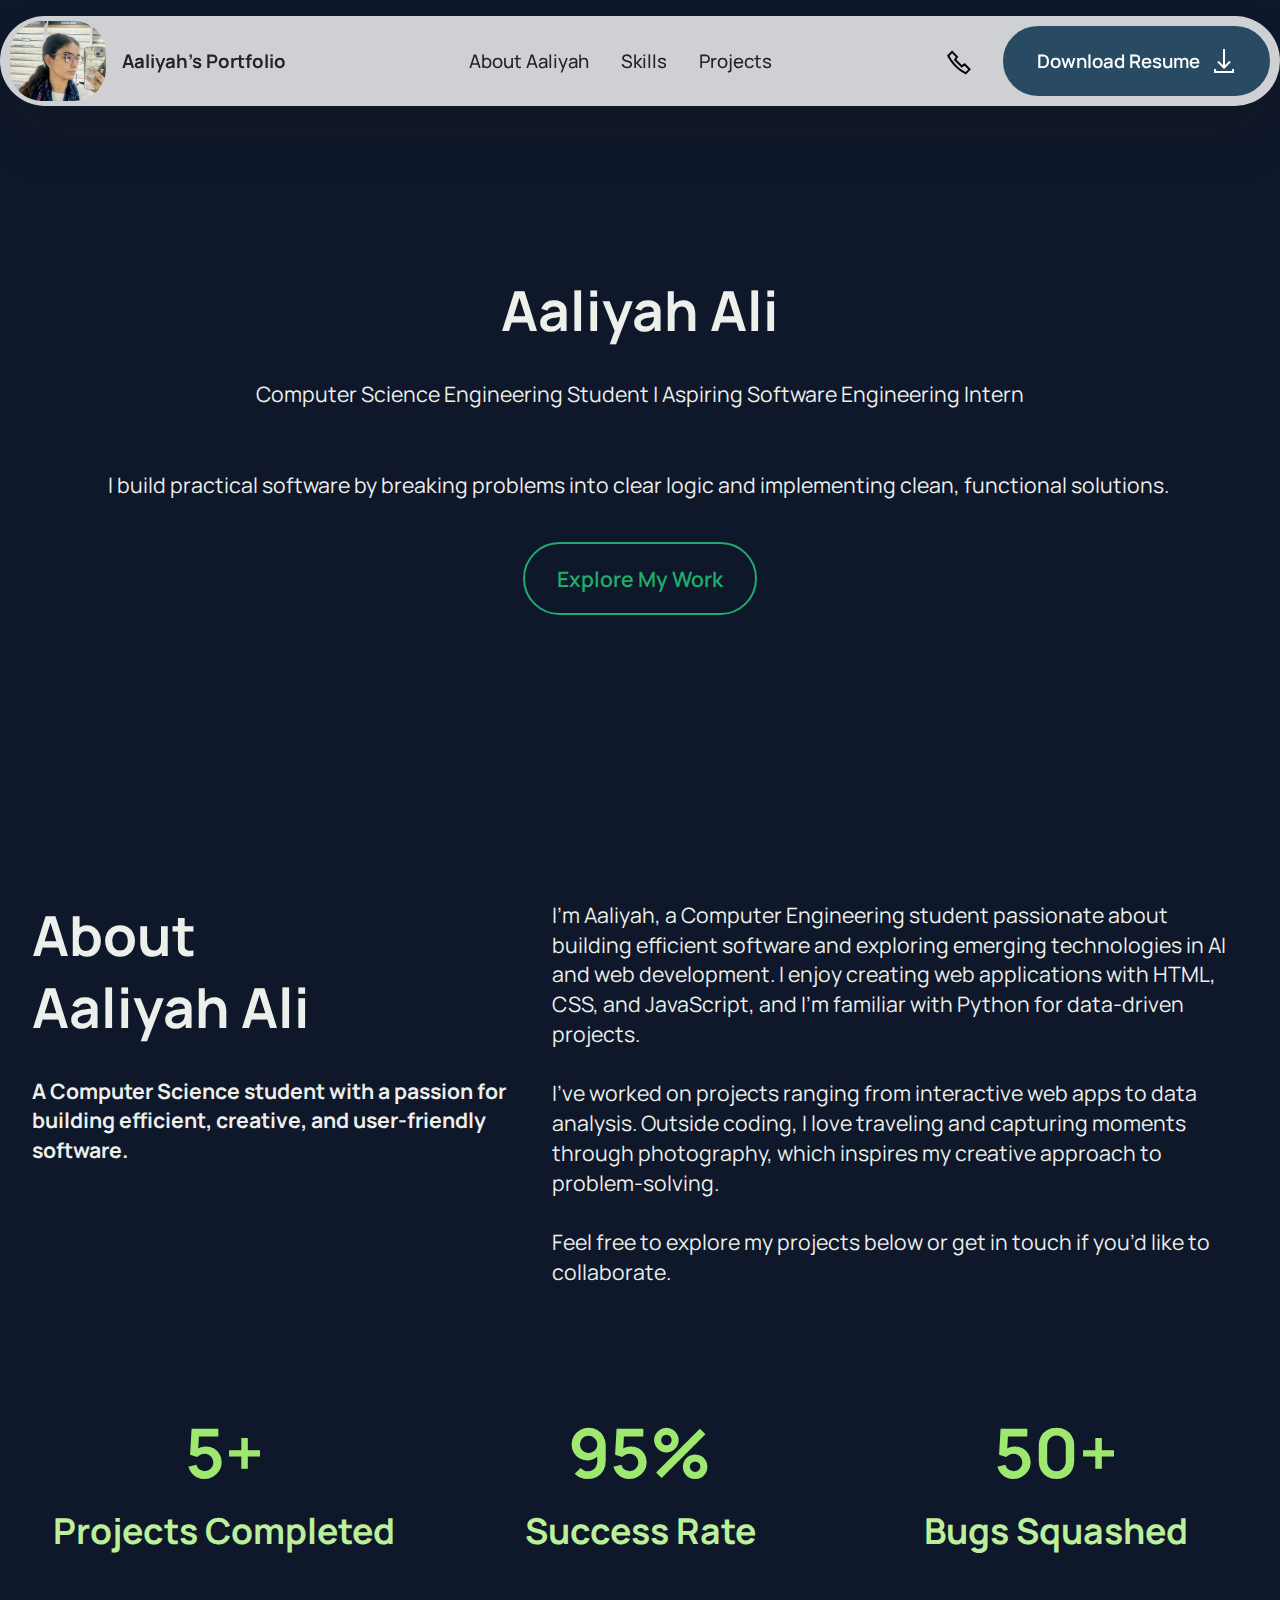
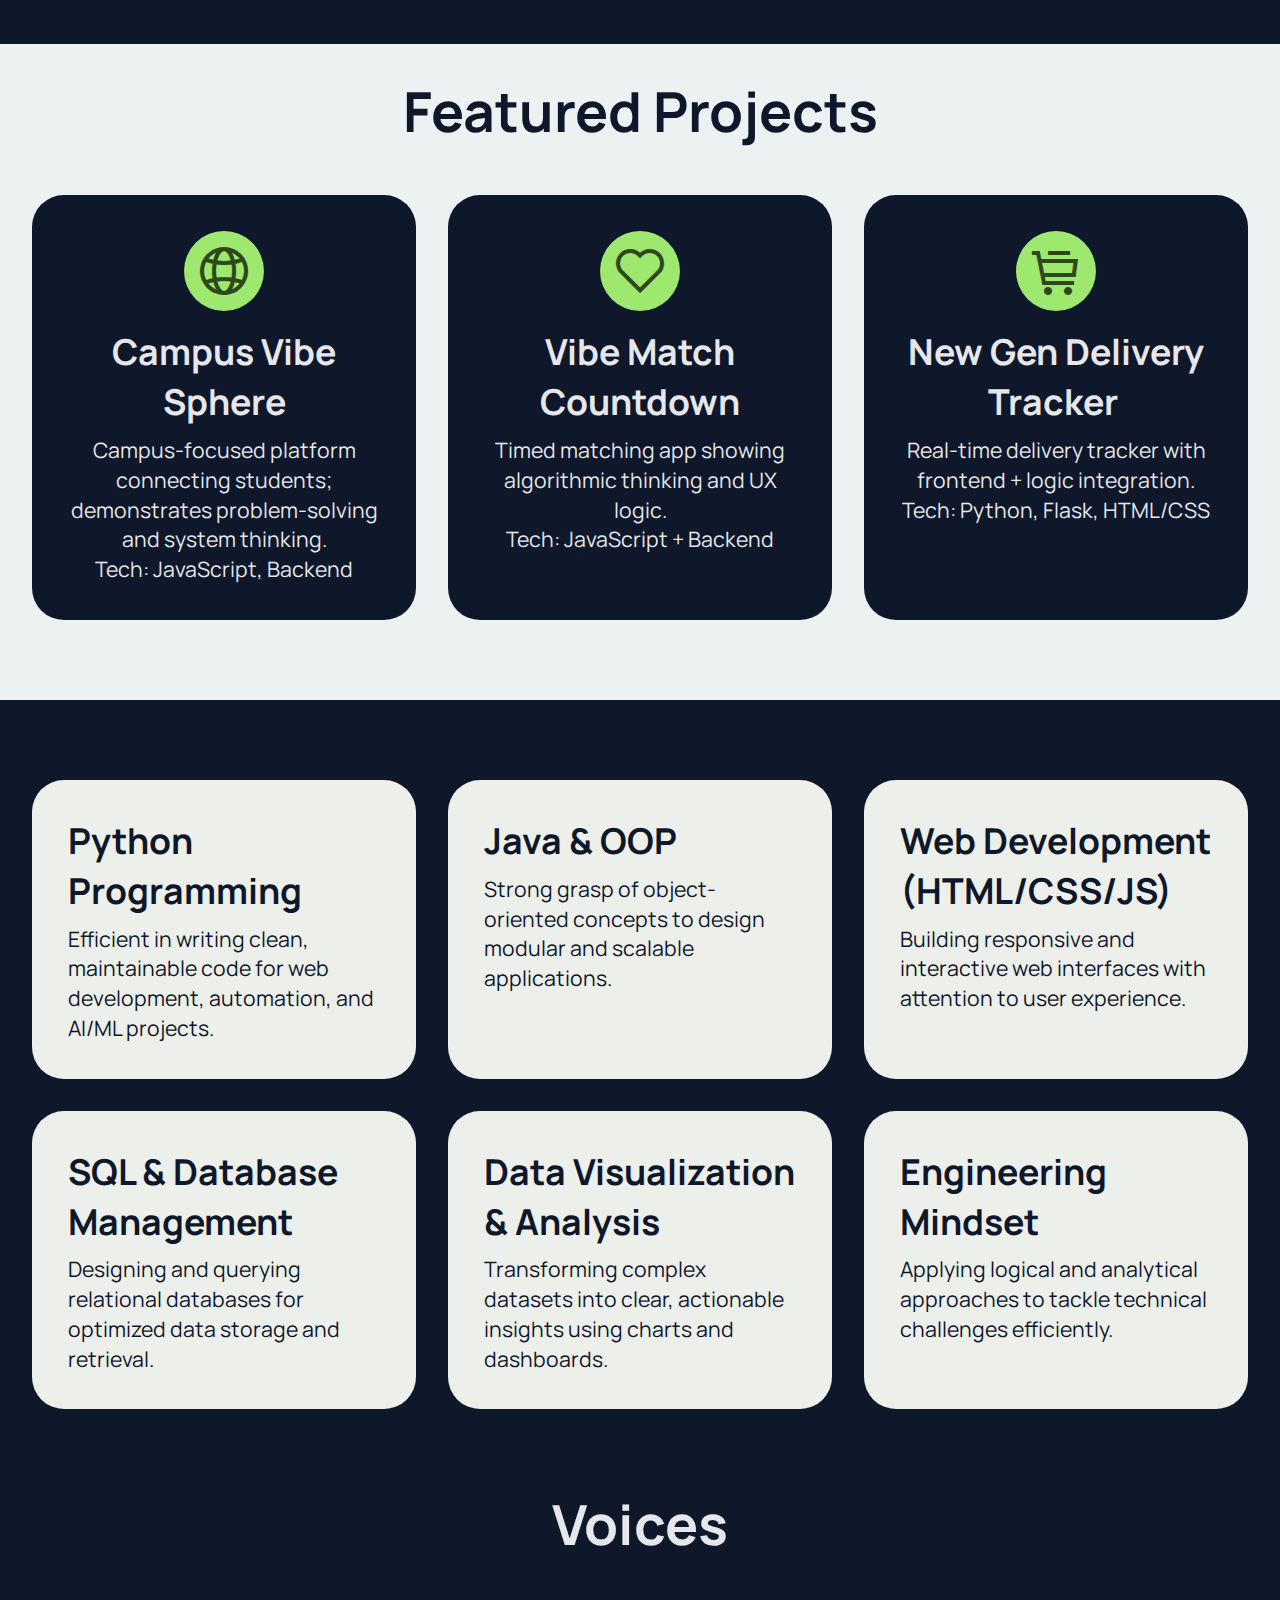
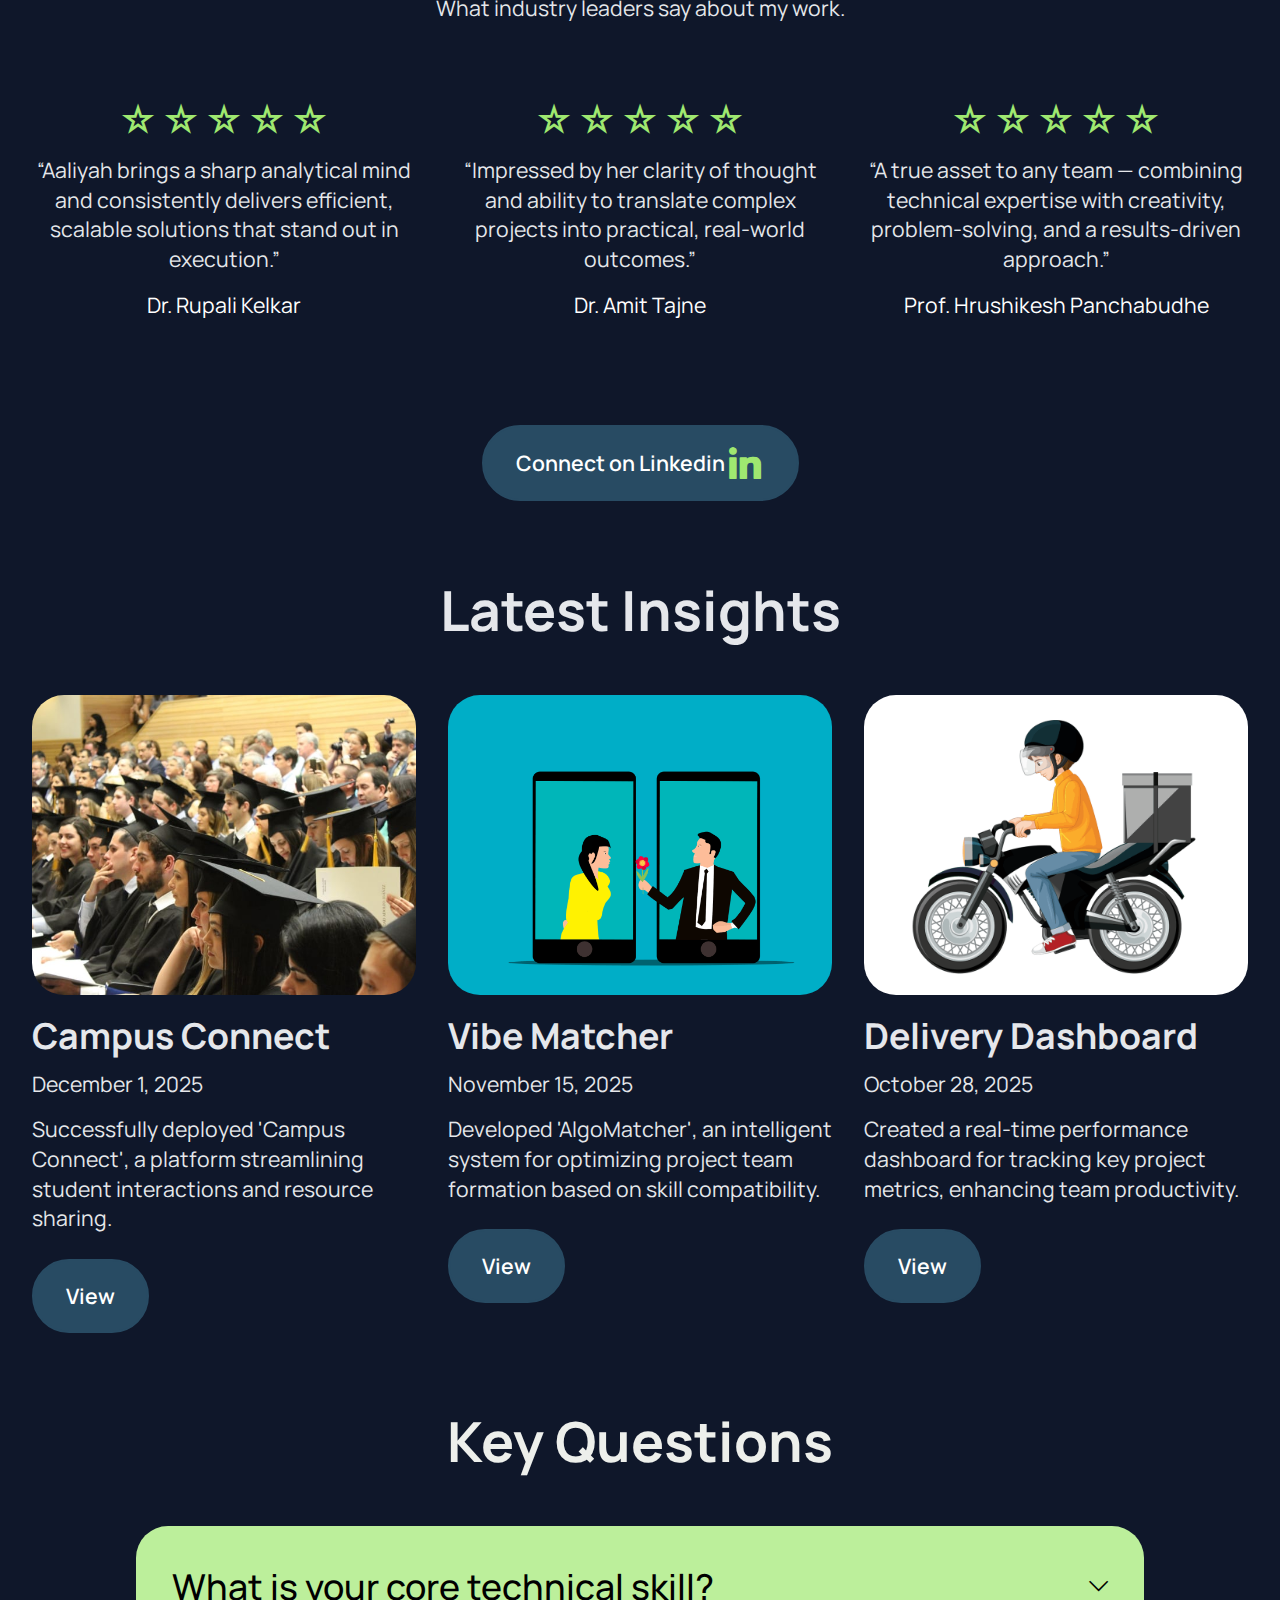
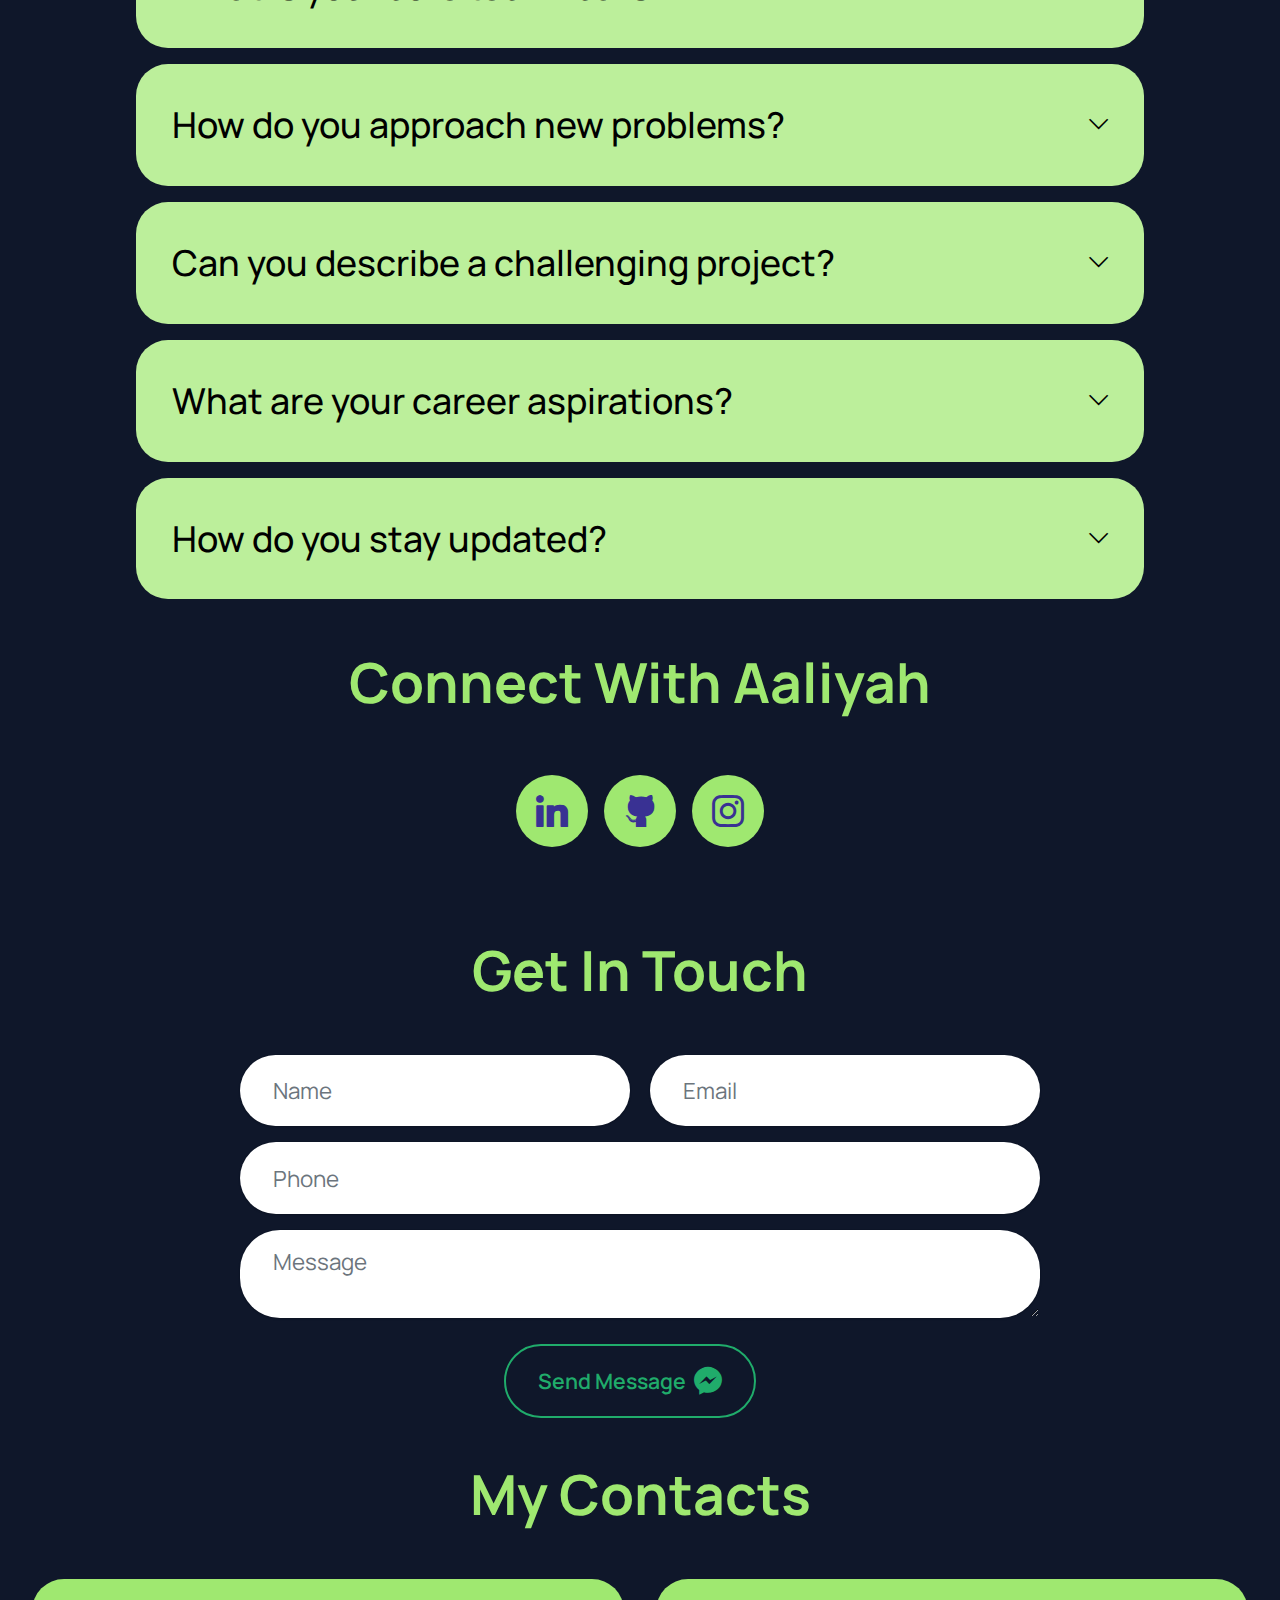
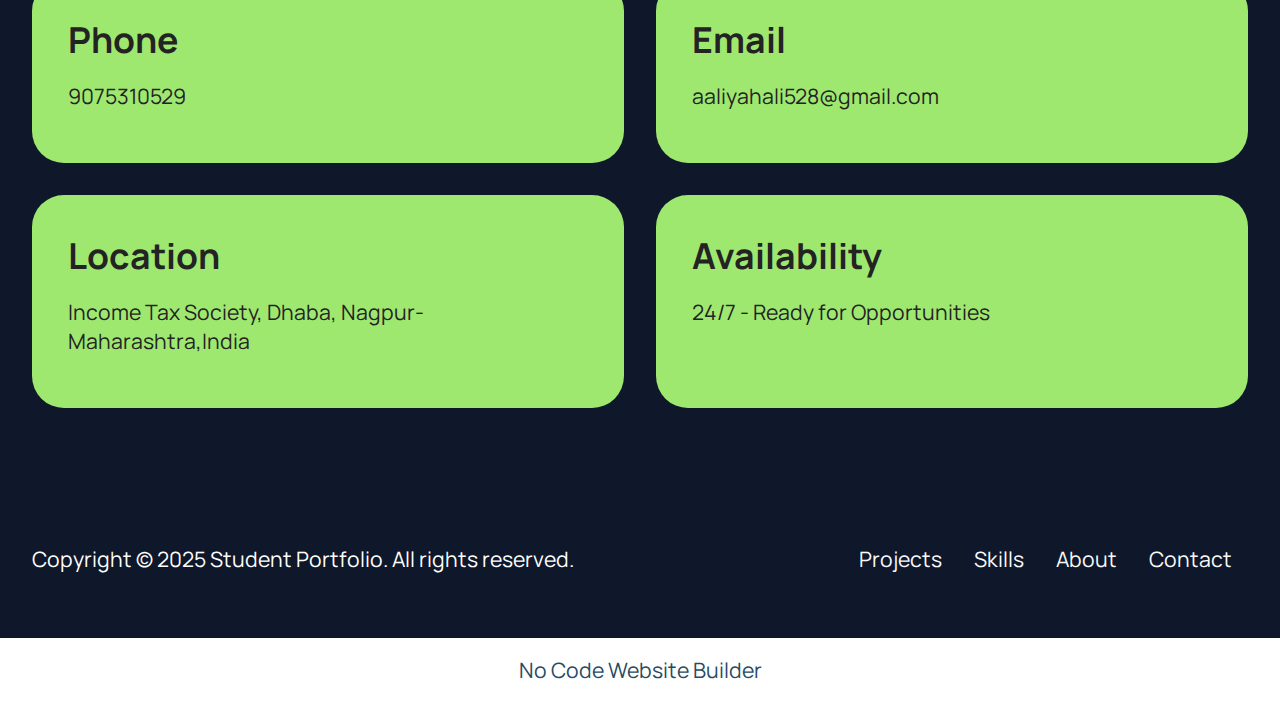
<file: index.html>
<!DOCTYPE html>
<html  >
<head>
  <!-- Site made with Mobirise Website Builder v6.1.12, https://mobirise.com -->
  <meta charset="UTF-8">
  <meta http-equiv="X-UA-Compatible" content="IE=edge">
  <meta name="generator" content="Mobirise v6.1.12, mobirise.com">
  <meta name="viewport" content="width=device-width, initial-scale=1, minimum-scale=1">
  <link rel="shortcut icon" href="assets/images/capital-a-128x128.png" type="image/x-icon">
  <meta name="description" content="Computer Science Engineering Student | Aspiring Software Engineering Intern">
  
  
  <title>Software Engineering Student Profile</title>
  <link rel="stylesheet" href="assets/web/assets/mobirise-icons2/mobirise2.css">
  <link rel="stylesheet" href="assets/bootstrap/css/bootstrap.min.css">
  <link rel="stylesheet" href="assets/dropdown/css/style.css">
  <link rel="stylesheet" href="assets/socicon/css/styles.css">
  <link rel="stylesheet" href="assets/theme/css/style.css">
  <link rel="preload" href="https://fonts.googleapis.com/css2?family=Manrope:wght@400;700&display=swap&display=swap" as="style" onload="this.onload=null;this.rel='stylesheet'">
  <noscript><link rel="stylesheet" href="https://fonts.googleapis.com/css2?family=Manrope:wght@400;700&display=swap&display=swap"></noscript>
  <link rel="preload" as="style" href="assets/mobirise/css/mbr-additional.css?v=k8mXIS"><link rel="stylesheet" href="assets/mobirise/css/mbr-additional.css?v=k8mXIS" type="text/css">

  
  
  
</head>
<body>
  
  <section data-bs-version="5.1" class="menu menu2 cid-v67IBOXzh8" once="menu" id="menu-5-v67IBOXzh8">
	

	<nav class="navbar navbar-dropdown navbar-fixed-top navbar-expand-lg">
		<div class="container">
			<div class="navbar-brand">
				<span class="navbar-logo">
					
						<img src="assets/images/img-1801-192x256.jpg" alt="Aaliyah's closeup" style="height: 5rem;">
					
				</span>
				<span class="navbar-caption-wrap"><a class="navbar-caption text-black text-primary display-4">Aaliyah's Portfolio</a></span>
			</div>
			<button class="navbar-toggler" type="button" data-toggle="collapse" data-bs-toggle="collapse" data-target="#navbarSupportedContent" data-bs-target="#navbarSupportedContent" aria-controls="navbarNavAltMarkup" aria-expanded="false" aria-label="Toggle navigation">
				<div class="hamburger">
					<span></span>
					<span></span>
					<span></span>
					<span></span>
				</div>
			</button>
			<div class="collapse navbar-collapse" id="navbarSupportedContent">
				<ul class="navbar-nav nav-dropdown" data-app-modern-menu="true"><li class="nav-item">
						<a class="nav-link link text-black text-primary display-4" href="index.html#about-me-15-v67IBP0Ood">About Aaliyah</a>
					</li>
					<li class="nav-item">
						<a class="nav-link link text-black text-primary display-4" href="index.html#features-22-v67IBP11fc" aria-expanded="false">Skills</a>
					</li>
					<li class="nav-item">
						<a class="nav-link link text-black text-primary display-4" href="index.html#news-1-v67IBPhri6">Projects</a>
					</li></ul>
				<div class="icons-menu">
					<a class="iconfont-wrapper" href="tel:9075310529">
						<span class="p-2 mbr-iconfont mobi-mbri-phone mobi-mbri"></span>
					</a>
					
					
					
				</div>
				<div class="navbar-buttons mbr-section-btn"><a class="btn btn-primary display-4" href="assets/files/Aaliyah_Ali_Resume.pdf"><span class="mobi-mbri mobi-mbri-download mbr-iconfont mbr-iconfont-btn"></span>Download Resume&nbsp;</a></div>
			</div>
		</div>
	</nav>
</section>

<section data-bs-version="5.1" class="header18 cid-v67IBOZO45 mbr-fullscreen" id="hero-16-v67IBOZO45">
  

  
  <div class="container-fluid">
    <div class="row">
      <div class="content-wrap col-12 col-md-12">
        <h1 class="mbr-section-title mbr-fonts-style mbr-white mb-4 display-2">
          <strong>Aaliyah Ali</strong></h1>
        <h4 class="mbr-section-subtitle mbr-fonts-style mbr-white mb-4 display-7">Computer Science Engineering Student | Aspiring Software Engineering Intern
<div><br></div></h4>
        <p class="mbr-fonts-style mbr-text mbr-white mb-4 display-7">I build practical software by breaking problems into clear logic and implementing clean, functional solutions.&nbsp;<br></p>
        <div class="mbr-section-btn"><a class="btn btn-success-outline display-7" href="index.html#news-1-v67IBPhri6">Explore My Work</a></div>
      </div>
    </div>
  </div>
</section>

<section data-bs-version="5.1" class="article15 cid-v67IBP0Ood" id="about-me-15-v67IBP0Ood">
    
    <div class="container">
        <div class="row justify-content-center">
            <div class="col-12 col-md">
                <h5 class="mbr-section-title mbr-fonts-style mt-0 mb-4 display-2"><strong>About </strong><br><strong>Aaliyah Ali</strong></h5>
                <h2 class="mbr-section-subtitle mbr-fonts-style mt-0 mb-4 display-7"><strong>A Computer Science student with a passion for building efficient, creative, and user-friendly software.</strong></h2>
            </div>
            <div class="col-md-12 col-lg-7">
                <p class="mbr-text mbr-fonts-style display-7">I’m Aaliyah, a Computer Engineering student passionate about building efficient software and exploring emerging technologies in AI and web development. I enjoy creating web applications with HTML, CSS, and JavaScript, and I’m familiar with Python for data-driven projects.<br><br>I’ve worked on projects ranging from interactive web apps to data analysis. Outside coding, I love traveling and capturing moments through photography, which inspires my creative approach to problem-solving.<br><br>Feel free to explore my projects below or get in touch if you’d like to collaborate.</p>
                <p class="mbr-text mbr-fonts-style display-7"></p>
                <p class="mbr-text mbr-fonts-style display-7"></p>
            </div>
        </div>
    </div>
</section>

<section data-bs-version="5.1" class="features023 cid-v67IBP0PW6" id="metrics-1-v67IBP0PW6">

    

    
    
    <div class="container">
        
        <div class="row content-row justify-content-center">
            <div class="item features-without-image col-12 col-md-6 col-lg-4 item-mb">
                <div class="item-wrapper">
                    <div class="title mb-2 mb-md-3">
                        <span class="num mbr-fonts-style display-1"><strong>5+</strong></span>
                    </div>
                    <h4 class="card-title mbr-fonts-style display-5">
                        <strong>Projects Completed</strong>
                    </h4>
                    
                </div>
            </div>
            <div class="item features-without-image col-12 col-md-6 col-lg-4 item-mb">
                <div class="item-wrapper">
                    <div class="title mb-2 mb-md-3">
                        <span class="num mbr-fonts-style display-1">
                            <strong>95%</strong></span>
                    </div>
                    <h4 class="card-title mbr-fonts-style display-5">
                        <strong>Success Rate</strong>
                    </h4>
                    
                </div>
            </div>
            <div class="item features-without-image col-12 col-md-6 col-lg-4 item-mb">
                <div class="item-wrapper">
                    <div class="title mb-2 mb-md-3">
                        <span class="num mbr-fonts-style display-1"><strong>50+</strong></span>
                    </div>
                    <h4 class="card-title mbr-fonts-style display-5">
                        <strong>Bugs Squashed</strong>
                    </h4>
                    
                </div>
            </div>
        </div>
    </div>
</section>

<section data-bs-version="5.1" class="features5 cid-v67IBP11fc" id="features-22-v67IBP11fc">
    

    
    
    <div class="container">
        <div class="row mb-5 justify-content-center">
            <div class="col-12 content-head">
                <h3 class="mbr-section-title mbr-fonts-style align-center mb-0 display-2">
                    <strong>Featured Projects</strong>
                </h3>
                
            </div>
        </div>
        <div class="row">
            <div class="item features-without-image col-12 col-md-6 col-lg-4 item-mb">
                <div class="item-wrapper">
                    <div class="card-box align-left">
                        <div class="iconfont-wrapper">
                            <span class="mbr-iconfont mobi-mbri-globe-2 mobi-mbri"></span>
                        </div>
                        <h5 class="card-title mbr-fonts-style display-5"><strong>Campus Vibe Sphere</strong></h5>
                        <p class="card-text mbr-fonts-style display-7">Campus-focused platform connecting students; demonstrates problem-solving and system thinking.<br>Tech: JavaScript, Backend<br></p>
                        
                    </div>
                </div>
            </div>
            <div class="item features-without-image col-12 col-md-6 col-lg-4 item-mb">
                <div class="item-wrapper">
                    <div class="card-box align-left">
                        <div class="iconfont-wrapper">
                            <span class="mbr-iconfont mobi-mbri-hearth mobi-mbri"></span>
                        </div>
                        <h5 class="card-title mbr-fonts-style display-5"><strong>Vibe Match Countdown</strong></h5>
                        <p class="card-text mbr-fonts-style display-7">Timed matching app showing algorithmic thinking and UX logic.<br>Tech: JavaScript + Backend<br></p>
                        
                    </div>
                </div>
            </div>
            <div class="item features-without-image col-12 col-md-6 col-lg-4 item-mb">
                <div class="item-wrapper">
                    <div class="card-box align-left">
                        <div class="iconfont-wrapper">
                            <span class="mbr-iconfont mobi-mbri-cart-full mobi-mbri"></span>
                        </div>
                        <h5 class="card-title mbr-fonts-style display-5"><strong>New Gen Delivery Tracker&nbsp;</strong></h5>
                        <p class="card-text mbr-fonts-style display-7">Real-time delivery tracker with frontend + logic integration.<br>Tech: Python, Flask, HTML/CSS<br></p>
                        
                    </div>
                </div>
            </div>            
        </div>
    </div>
</section>

<section data-bs-version="5.1" class="features5 cid-v67IBPgSco" id="features-33-v67IBPgSco">
    

    
    
    <div class="container">
        
        <div class="row">
            <div class="item features-without-image col-12 col-md-6 col-lg-4 item-mb">
                <div class="item-wrapper">
                    <div class="card-box align-left">
                        
                        <h5 class="card-title mbr-fonts-style display-5"><strong>Python Programming</strong></h5>
                        <p class="card-text mbr-fonts-style display-7">Efficient in writing clean, maintainable code for web development, automation, and AI/ML projects.</p>
                        
                    </div>
                </div>
            </div>
            <div class="item features-without-image col-12 col-md-6 col-lg-4 item-mb">
                <div class="item-wrapper">
                    <div class="card-box align-left">
                        
                        <h5 class="card-title mbr-fonts-style display-5"><strong>Java &amp; OOP</strong></h5>
                        <p class="card-text mbr-fonts-style display-7">Strong grasp of object-oriented concepts to design modular and scalable applications.</p>
                        
                    </div>
                </div>
            </div>
            <div class="item features-without-image col-12 col-md-6 col-lg-4 item-mb">
                <div class="item-wrapper">
                    <div class="card-box align-left">
                        
                        <h5 class="card-title mbr-fonts-style display-5"><strong>Web Development (HTML/CSS/JS)</strong></h5>
                        <p class="card-text mbr-fonts-style display-7">Building responsive and interactive web interfaces with attention to user experience.</p>
                        
                    </div>
                </div>
            </div>
            <div class="item features-without-image col-12 col-md-6 col-lg-4 item-mb">
                <div class="item-wrapper">
                    <div class="card-box align-left">
                        
                        <h5 class="card-title mbr-fonts-style display-5"><strong>SQL &amp; Database Management</strong></h5>
                        <p class="card-text mbr-fonts-style display-7">Designing and querying relational databases for optimized data storage and retrieval.</p>
                        
                    </div>
                </div>
            </div>
            <div class="item features-without-image col-12 col-md-6 col-lg-4 item-mb">
                <div class="item-wrapper">
                    <div class="card-box align-left">
                        
                        <h5 class="card-title mbr-fonts-style display-5"><strong>Data Visualization &amp; Analysis</strong></h5>
                        <p class="card-text mbr-fonts-style display-7">Transforming complex datasets into clear, actionable insights using charts and dashboards.</p>
                        
                    </div>
                </div>
            </div>
            <div class="item features-without-image col-12 col-md-6 col-lg-4 item-mb">
                <div class="item-wrapper">
                    <div class="card-box align-left">
                        
                        <h5 class="card-title mbr-fonts-style display-5">
                            <strong>Engineering Mindset</strong>
                        </h5>
                        <p class="card-text mbr-fonts-style display-7">Applying logical and analytical approaches to tackle technical challenges efficiently.</p>
                        
                    </div>
                </div>
            </div>
        </div>
    </div>
</section>

<section data-bs-version="5.1" class="people02 cid-v67IBPhIzS" id="testimonials-10-v67IBPhIzS">
	

	
	
	<div class="container">
		<div class="row mb-5 justify-content-center">
			<div class="col-12 content-head">
				<h3 class="mbr-section-title mbr-fonts-style align-center mb-4 display-2">
					<strong>Voices</strong>
				</h3>
				<h5 class="mbr-section-subtitle mbr-fonts-style align-center mb-4 display-7">What industry leaders say about my work.</h5>
			</div>
		</div>
		<div class="row">
				<div class="item features-without-image col-12 col-md-6 col-lg-4 mb-5">
					<div class="item-wrapper">
						<div class="card-box align-center">
							<div class="iconfont-wrapper mb-3">
								<span class="mbr-iconfont mobi-mbri-star mobi-mbri"></span>
								<span class="mbr-iconfont mobi-mbri-star mobi-mbri"></span>
								<span class="mbr-iconfont mobi-mbri-star mobi-mbri"></span>
								<span class="mbr-iconfont mobi-mbri-star mobi-mbri"></span>
								<span class="mbr-iconfont mobi-mbri-star mobi-mbri"></span>
							</div>
							<h5 class="card-title mbr-fonts-style mb-3 display-7">“Aaliyah brings a sharp analytical mind and consistently delivers efficient, scalable solutions that stand out in execution.”</h5>
							<p class="card-text mbr-fonts-style mb-0 display-7">Dr. Rupali Kelkar</p>
						</div>
					</div>
				</div>
				<div class="item features-without-image col-12 col-md-6 col-lg-4 mb-5">
					<div class="item-wrapper">
						<div class="card-box align-center">
							<div class="iconfont-wrapper mb-3">
								<span class="mbr-iconfont mobi-mbri-star mobi-mbri"></span>
								<span class="mbr-iconfont mobi-mbri-star mobi-mbri"></span>
								<span class="mbr-iconfont mobi-mbri-star mobi-mbri"></span>
								<span class="mbr-iconfont mobi-mbri-star mobi-mbri"></span>
								<span class="mbr-iconfont mobi-mbri-star mobi-mbri"></span>
							</div>
							<h5 class="card-title mbr-fonts-style mb-3 display-7">“Impressed by her clarity of thought and ability to translate complex projects into practical, real-world outcomes.”</h5>
							<p class="card-text mbr-fonts-style mb-0 display-7">Dr. Amit Tajne</p>
						</div>
					</div>
				</div>
				<div class="item features-without-image col-12 col-md-6 col-lg-4 mb-5">
					<div class="item-wrapper">
						<div class="card-box align-center">
							<div class="iconfont-wrapper mb-3">
								<span class="mbr-iconfont mobi-mbri-star mobi-mbri"></span>
								<span class="mbr-iconfont mobi-mbri-star mobi-mbri"></span>
								<span class="mbr-iconfont mobi-mbri-star mobi-mbri"></span>
								<span class="mbr-iconfont mobi-mbri-star mobi-mbri"></span>
								<span class="mbr-iconfont mobi-mbri-star mobi-mbri"></span>
							</div>
							<h5 class="card-title mbr-fonts-style mb-3 display-7">“A true asset to any team — combining technical expertise with creativity, problem-solving, and a results-driven approach.”</h5>
							<p class="card-text mbr-fonts-style mb-0 display-7">Prof. Hrushikesh Panchabudhe</p>
						</div>
					</div>
				</div>
			</div>
		<div class="row mt-0 mt-md-5">
			<div class="col-12 align-center">
				<div class="mbr-section-btn"><a class="btn btn-primary display-7" href="https://www.linkedin.com/in/aaliyah-ali-2b70b8252/" target="_blank"><span class="socicon socicon-linkedin mbr-iconfont mbr-iconfont-btn"></span>Connect on Linkedin</a></div>
			</div>
		</div>
	</div>
</section>

<section data-bs-version="5.1" class="features03 cid-v67IBPhri6" id="news-1-v67IBPhri6">
  
  
  <div class="container-fluid">
    <div class="row justify-content-center mb-5">
      <div class="col-12 content-head">
        <div class="mbr-section-head">
          <h4 class="mbr-section-title mbr-fonts-style align-center mb-0 display-2">
            <strong>Latest Insights</strong>
          </h4>
          
        </div>
      </div>
    </div>
    <div class="row">
      <div class="item features-image col-12 col-md-6 col-lg-4 active">
        <div class="item-wrapper">
          <div class="item-img mb-3">
            <img src="assets/images/mbr-770x513.webp" alt="Mobirise Website Builder" title="">
          </div>
          <div class="item-content align-left">
            <h5 class="item-title mbr-fonts-style mt-0 mb-2 display-5">
              <strong>Campus Connect&nbsp;</strong></h5>
            <p class="mbr-text mbr-fonts-style mb-3 display-7">December 1, 2025</p>
            <p class="mbr-text mbr-fonts-style mb-3 display-7">Successfully deployed 'Campus Connect', a platform streamlining student interactions and resource sharing.</p>
            <div class="mbr-section-btn item-footer"><a href="https://github.com/aaliyahalics23021/campus-vibe-sphere.git" class="btn item-btn btn-primary display-7" target="_blank">View</a></div>
          </div>
        </div>
      </div>
      <div class="item features-image col-12 col-md-6 col-lg-4">
        <div class="item-wrapper">
          <div class="item-img mb-3">
            <img src="assets/images/mbr-770x550.webp" alt="Mobirise Website Builder" title="" data-slide-to="1" data-bs-slide-to="1">
          </div>
          <div class="item-content align-left">
            <h5 class="item-title mbr-fonts-style mb-2 mt-0 display-5"><strong>Vibe Matcher&nbsp;</strong></h5>
            <p class="mbr-text mbr-fonts-style mb-3 display-7">November 15, 2025</p>
            <p class="mbr-text mbr-fonts-style mb-3 display-7">Developed 'AlgoMatcher', an intelligent system for optimizing project team formation based on skill compatibility.</p>
            <div class="mbr-section-btn item-footer"><a href="https://github.com/aaliyahalics23021/vibe-match-countdown.git" class="btn item-btn btn-primary display-7" target="_blank">View</a></div>
          </div>
        </div>
      </div>
      <div class="item features-image col-12 col-md-6 col-lg-4">
        <div class="item-wrapper">
          <div class="item-img mb-3">
            <img src="assets/images/mbr-770x385.webp" alt="Mobirise Website Builder" title="" data-slide-to="2" data-bs-slide-to="2">
          </div>
          <div class="item-content align-left">
            <h5 class="item-title mbr-fonts-style mb-2 mt-0 display-5"><strong>Delivery Dashboard</strong>
            </h5>
            <p class="mbr-text mbr-fonts-style mb-3 display-7">October 28, 2025</p>
            <p class="mbr-text mbr-fonts-style mb-3 display-7">Created a real-time performance dashboard for tracking key project metrics, enhancing team productivity.</p>
            <div class="mbr-section-btn item-footer"><a href="https://github.com/aaliyahalics23021/New_Gen-Delivery-Tracker-Dashboard.git" class="btn item-btn btn-primary display-7" target="_blank">View</a></div>
          </div>
        </div>
      </div>
      
    </div>
  </div>
</section>

<section data-bs-version="5.1" class="list1 cid-v67IBPiy3e" id="faq-1-v67IBPiy3e">
    
    
    <div class="container">
        <div class="row justify-content-center">
            <div class="col-12 col-md-12 col-lg-10 m-auto">
                <div class="content">
                    <div class="row justify-content-center mb-5">
                        <div class="col-12 content-head">
                            <div class="mbr-section-head">
                                <h4 class="mbr-section-title mbr-fonts-style align-center mb-0 display-2">
                                    <strong>Key Questions</strong>
                                </h4>
                                
                            </div>
                        </div>
                    </div>
                    <div id="bootstrap-accordion_13" class="panel-group accordionStyles accordion" role="tablist" aria-multiselectable="true">
                        <div class="card">
                            <div class="card-header" role="tab" id="headingOne">
                                <a role="button" class="panel-title collapsed" data-toggle="collapse" data-bs-toggle="collapse" data-core="" href="#collapse1_13" aria-expanded="false" aria-controls="collapse1">
                                    <h6 class="panel-title-edit mbr-semibold mbr-fonts-style mb-0 display-5">What is your core technical skill?</h6>
                                    <span class="sign mbr-iconfont mobi-mbri-arrow-down"></span>
                                </a>
                            </div>
                            <div id="collapse1_13" class="panel-collapse noScroll collapse" role="tabpanel" aria-labelledby="headingOne" data-parent="#accordion" data-bs-parent="#bootstrap-accordion_13">
                                <div class="panel-body">
                                    <p class="mbr-fonts-style panel-text display-7">My core technical skills lie in full-stack development, with a strong emphasis on Python, JavaScript, and cloud technologies. I excel at translating complex requirements into functional and efficient software.</p>
                                </div>
                            </div>
                        </div>
                        <div class="card">
                            <div class="card-header" role="tab" id="headingOne">
                                <a role="button" class="panel-title collapsed" data-toggle="collapse" data-bs-toggle="collapse" data-core="" href="#collapse2_13" aria-expanded="false" aria-controls="collapse2">
                                    <h6 class="panel-title-edit mbr-semibold mbr-fonts-style mb-0 display-5">How do you approach new problems?</h6>
                                    <span class="sign mbr-iconfont mobi-mbri-arrow-down"></span>
                                </a>
                            </div>
                            <div id="collapse2_13" class="panel-collapse noScroll collapse" role="tabpanel" aria-labelledby="headingOne" data-parent="#accordion" data-bs-parent="#bootstrap-accordion_13">
                                <div class="panel-body">
                                    <p class="mbr-fonts-style panel-text display-7">I approach new problems by first breaking them down into smaller, manageable components. I then research potential solutions, evaluate their trade-offs, and implement the most effective one with a focus on maintainability and scalability.</p>
                                </div>
                            </div>
                        </div>
                        <div class="card">
                            <div class="card-header" role="tab" id="headingOne">
                                <a role="button" class="panel-title collapsed" data-toggle="collapse" data-bs-toggle="collapse" data-core="" href="#collapse3_13" aria-expanded="false" aria-controls="collapse3">
                                    <h6 class="panel-title-edit mbr-semibold mbr-fonts-style mb-0 display-5">Can you describe a challenging project?</h6>
                                    <span class="sign mbr-iconfont mobi-mbri-arrow-down"></span>
                                </a>
                            </div>
                            <div id="collapse3_13" class="panel-collapse noScroll collapse" role="tabpanel" aria-labelledby="headingOne" data-parent="#accordion" data-bs-parent="#bootstrap-accordion_13">
                                <div class="panel-body">
                                    <p class="mbr-fonts-style panel-text display-7">A challenging project involved developing a real-time data processing system that required handling high volumes of concurrent requests. I overcame this by implementing a distributed architecture and optimizing database interactions.</p>
                                </div>
                            </div>
                        </div>
                        <div class="card">
                            <div class="card-header" role="tab" id="headingOne">
                                <a role="button" class="panel-title collapsed" data-toggle="collapse" data-bs-toggle="collapse" data-core="" href="#collapse4_13" aria-expanded="false" aria-controls="collapse4">
                                    <h6 class="panel-title-edit mbr-semibold mbr-fonts-style mb-0 display-5">What are your career aspirations?</h6>
                                    <span class="sign mbr-iconfont mobi-mbri-arrow-down"></span>
                                </a>
                            </div>
                            <div id="collapse4_13" class="panel-collapse noScroll collapse" role="tabpanel" aria-labelledby="headingOne" data-parent="#accordion" data-bs-parent="#bootstrap-accordion_13">
                                <div class="panel-body">
                                    <p class="mbr-fonts-style panel-text display-7">My aspiration is to contribute to innovative software engineering teams, tackling challenging problems and continuously learning. I aim to grow into a role where I can significantly impact product development and technical strategy.</p>
                                </div>
                            </div>
                        </div>
                        <div class="card">
                            <div class="card-header" role="tab" id="headingOne">
                                <a role="button" class="panel-title collapsed" data-toggle="collapse" data-bs-toggle="collapse" data-core="" href="#collapse5_13" aria-expanded="false" aria-controls="collapse5">
                                    <h6 class="panel-title-edit mbr-semibold mbr-fonts-style mb-0 display-5">How do you stay updated?</h6>
                                    <span class="sign mbr-iconfont mobi-mbri-arrow-down"></span>
                                </a>
                            </div>
                            <div id="collapse5_13" class="panel-collapse noScroll collapse" role="tabpanel" aria-labelledby="headingOne" data-parent="#accordion" data-bs-parent="#bootstrap-accordion_13">
                                <div class="panel-body">
                                    <p class="mbr-fonts-style panel-text display-7">I stay updated by actively participating in online coding communities, reading technical blogs, attending webinars, and experimenting with new technologies through personal projects.</p>
                                </div>
                            </div>
                        </div>
                        
                    </div>
                </div>
            </div>
        </div>
    </div>
</section>

<section data-bs-version="5.1" class="social05 cid-v67IBPj581" id="follow-us-2-v67IBPj581">
    

    

    <div class="container">
        <div class="row">
            <h3 class="mbr-section-title align-center mb-5 mbr-fonts-style display-2">
                <strong>Connect With Aaliyah</strong></h3>
            <div class="col-12">
                <div class="social-row">
                    <div class="soc-item">
                        <a href="https://www.linkedin.com/in/aaliyah-ali-2b70b8252/" target="_blank">
                            <span class="mbr-iconfont socicon-linkedin socicon"></span>
                        </a>
                    </div>
                    <div class="soc-item">
                        <a href="https://github.com/aaliyahalics23021" target="_blank">
                            <span class="mbr-iconfont socicon-github socicon"></span>
                        </a>
                    </div>
                    <div class="soc-item">
                        <a href="https://www.instagram.com/aaliya.16/" target="_blank">
                            <span class="mbr-iconfont socicon-instagram socicon"></span>
                        </a>
                    </div>
                    
                    
                </div>
            </div>
        </div>
    </div>
</section>

<section data-bs-version="5.1" class="form5 cid-v67IBPjGmI" id="contact-form-3-v67IBPjGmI">
    
    
    <div class="container">
        <div class="row justify-content-center">
            <div class="col-12 content-head">
                <div class="mbr-section-head mb-5">
                    <h3 class="mbr-section-title mbr-fonts-style align-center mb-0 display-2">
                        <strong>Get In Touch</strong>
                    </h3>
                    
                </div>
            </div>
        </div>
        <div class="row justify-content-center">
            <div class="col-lg-8 mx-auto mbr-form" data-form-type="formoid">
                <form action="https://mobirise.eu/" method="POST" class="mbr-form form-with-styler" data-form-title="Form Name"><input type="hidden" name="email" data-form-email="true" value="5D8LGP2sQLW+5cckbi+d+I4D8B/iTZvwaenKmkMPftljhLCBQziCo3HdCy7PW6HAINvy1YqiEslg2BGc9IhAzwuWrmn1mrUtbmOb0UUl+PfATTIXU/hohHZ3aL6RhZ7S">
                    <div class="row">
                        <div hidden="hidden" data-form-alert="" class="alert alert-success col-12">Thanks for filling out the form!</div>
                        <div hidden="hidden" data-form-alert-danger="" class="alert alert-danger col-12">
                            Oops...! some problem!
                        </div>
                    </div>
                    <div class="dragArea row">
                        <div class="col-md col-sm-12 form-group mb-3" data-for="name">
                            <input type="text" name="name" placeholder="Name" data-form-field="name" class="form-control" value="" id="name-contact-form-3-v67IBPjGmI">
                        </div>
                        <div class="col-md col-sm-12 form-group mb-3" data-for="email">
                            <input type="email" name="email" placeholder="Email" data-form-field="email" class="form-control" value="" id="email-contact-form-3-v67IBPjGmI">
                        </div>
                        <div class="col-12 form-group mb-3 mb-3" data-for="url">
                            <input type="url" name="url" placeholder="Phone" data-form-field="url" class="form-control" value="" id="url-contact-form-3-v67IBPjGmI">
                        </div>
                        <div class="col-12 form-group mb-3" data-for="textarea">
                            <textarea name="textarea" placeholder="Message" data-form-field="textarea" class="form-control" id="textarea-contact-form-3-v67IBPjGmI"></textarea>
                        </div>
                        <div class="col-lg-12 col-md-12 col-sm-12 align-center mbr-section-btn"><button type="submit" class="btn btn-success-outline display-7"><span class="socicon socicon-messenger mbr-iconfont mbr-iconfont-btn"></span>Send Message</button></div>
                    </div>
                </form>
            </div>
        </div>
    </div>
</section>

<section data-bs-version="5.1" class="contacts01 cid-v67IBPjrls" id="contacts-1-v67IBPjrls">
    

    
    
    <div class="container">
        <div class="row justify-content-center">
            <div class="col-12 content-head">
                <div class="mbr-section-head mb-5">
                    <h3 class="mbr-section-title mbr-fonts-style align-center mb-0 display-2">
                        <strong>My Contacts</strong>
                    </h3>
                    
                </div>
            </div>
        </div>
        <div class="row">
            <div class="item features-without-image col-12 col-md-6 active">
                <div class="item-wrapper">
                    <div class="text-wrapper">
                        <h6 class="card-title mbr-fonts-style mb-3 display-5">
                            <strong>Phone</strong>
                        </h6>
                        <p class="mbr-text mbr-fonts-style display-7">9075310529</p>
                    </div>
                </div>
            </div>
            <div class="item features-without-image col-12 col-md-6">
                <div class="item-wrapper">
                    <div class="text-wrapper">
                        <h6 class="card-title mbr-fonts-style mb-3 display-5">
                            <strong>Email</strong>
                        </h6>
                        <p class="mbr-text mbr-fonts-style display-7">aaliyahali528@gmail.com</p>
                    </div>
                </div>
            </div>
            <div class="item features-without-image col-12 col-md-6">
                <div class="item-wrapper">
                    <div class="text-wrapper">
                        <h6 class="card-title mbr-fonts-style mb-3 display-5">
                            <strong>Location</strong>
                        </h6>
                        <p class="mbr-text mbr-fonts-style display-7">Income Tax Society, Dhaba, Nagpur-Maharashtra,India</p>
                    </div>
                </div>
            </div>
            <div class="item features-without-image col-12 col-md-6">
                <div class="item-wrapper">
                    <div class="text-wrapper">
                        <h6 class="card-title mbr-fonts-style mb-3 display-5">
                            <strong>Availability</strong>
                        </h6>
                        <p class="mbr-text mbr-fonts-style display-7">24/7 - Ready for Opportunities</p>
                    </div>
                </div>
            </div>
        </div>
    </div>
</section>

<section data-bs-version="5.1" class="footer2 cid-v67IBPkIOw" once="footers" id="footer-5-v67IBPkIOw">
    

    
    

    <div class="container">
        <div class="row">
            <div class="col-12 col-lg-6 center mt-2 mb-3">
                <p class="mbr-fonts-style copyright mb-0 display-7">Copyright © 2025 Student Portfolio. All rights reserved.</p>
            </div>
            <div class="col-12 col-lg-6 center">
                <div class="row-links mt-2 mb-3">
                    <ul class="row-links-soc">
                        
                        
                        
                        
                    <li class="row-links-soc-item mbr-fonts-style display-7">
                            <a href="index.html" class="text-white text-primary">Projects</a>
                        </li><li class="row-links-soc-item mbr-fonts-style display-7">
                            <a href="index.html" class="text-white text-primary">Skills</a>
                        </li><li class="row-links-soc-item mbr-fonts-style display-7">
                            <a href="index.html" class="text-white text-primary">About</a>
                        </li><li class="row-links-soc-item mbr-fonts-style display-7">
                            <a href="index.html#follow-us-2-v67IBPj581" class="text-white text-primary">Contact</a>
                        </li></ul>
                </div>
            </div>
        </div>
    </div>
</section><section class="display-7" style="padding: 0;align-items: center;justify-content: center;flex-wrap: wrap;    align-content: center;display: flex;position: relative;height: 4rem;"><a href="https://mobiri.se/" style="flex: 1 1;height: 4rem;position: absolute;width: 100%;z-index: 1;"><img alt="" style="height: 4rem;" src="[data-uri]"></a><p style="margin: 0;text-align: center;" class="display-7">&#8204;</p><a style="z-index:1" href="https://mobirise.com/builder/no-code-website-builder.html">No Code Website Builder</a></section><script src="assets/bootstrap/js/bootstrap.bundle.min.js"></script>  <script src="assets/smoothscroll/smooth-scroll.js"></script>  <script src="assets/ytplayer/index.js"></script>  <script src="assets/dropdown/js/navbar-dropdown.js"></script>  <script src="assets/mbr-switch-arrow/mbr-switch-arrow.js"></script>  <script src="assets/theme/js/script.js"></script>  <script src="assets/formoid/formoid.min.js"></script>  
  
  
</body>
</html>
</file>
<file: assets/web/assets/mobirise-icons2/mobirise2.css>
@font-face {
  font-family: 'Moririse2';
  font-display: swap;
  src:  url('mobirise2.eot?f2bix4');
  src:  url('mobirise2.eot?f2bix4#iefix') format('embedded-opentype'),
    url('mobirise2.woff2?f2bix4') format('woff2'),
    url('mobirise2.woff?f2bix4') format('woff'),
    url('mobirise2.ttf?f2bix4') format('truetype'),
    url('mobirise2.svg?f2bix4#mobirise2') format('svg');
  font-weight: normal;
  font-style: normal;
}

[class^="mobi-"], [class*=" mobi-"] {
  /* use !important to prevent issues with browser extensions that change fonts */
  font-family: 'Moririse2' !important;
  speak: none;
  font-style: normal;
  font-weight: normal;
  font-variant: normal;
  text-transform: none;
  line-height: 1;

  /* Better Font Rendering =========== */
  -webkit-font-smoothing: antialiased;
  -moz-osx-font-smoothing: grayscale;
}

.mobi-mbri-add-submenu:before {
  content: "\e900";
}
.mobi-mbri-alert:before {
  content: "\e901";
}
.mobi-mbri-align-center:before {
  content: "\e902";
}
.mobi-mbri-align-justify:before {
  content: "\e903";
}
.mobi-mbri-align-left:before {
  content: "\e904";
}
.mobi-mbri-align-right:before {
  content: "\e905";
}
.mobi-mbri-android:before {
  content: "\e906";
}
.mobi-mbri-apple:before {
  content: "\e907";
}
.mobi-mbri-arrow-down:before {
  content: "\e908";
}
.mobi-mbri-arrow-next:before {
  content: "\e909";
}
.mobi-mbri-arrow-prev:before {
  content: "\e90a";
}
.mobi-mbri-arrow-up:before {
  content: "\e90b";
}
.mobi-mbri-bold:before {
  content: "\e90c";
}
.mobi-mbri-bookmark:before {
  content: "\e90d";
}
.mobi-mbri-bootstrap:before {
  content: "\e90e";
}
.mobi-mbri-briefcase:before {
  content: "\e90f";
}
.mobi-mbri-browse:before {
  content: "\e910";
}
.mobi-mbri-bulleted-list:before {
  content: "\e911";
}
.mobi-mbri-calendar:before {
  content: "\e912";
}
.mobi-mbri-camera:before {
  content: "\e913";
}
.mobi-mbri-cart-add:before {
  content: "\e914";
}
.mobi-mbri-cart-full:before {
  content: "\e915";
}
.mobi-mbri-cash:before {
  content: "\e916";
}
.mobi-mbri-change-style:before {
  content: "\e917";
}
.mobi-mbri-chat:before {
  content: "\e918";
}
.mobi-mbri-clock:before {
  content: "\e919";
}
.mobi-mbri-close:before {
  content: "\e91a";
}
.mobi-mbri-cloud:before {
  content: "\e91b";
}
.mobi-mbri-code:before {
  content: "\e91c";
}
.mobi-mbri-contact-form:before {
  content: "\e91d";
}
.mobi-mbri-credit-card:before {
  content: "\e91e";
}
.mobi-mbri-cursor-click:before {
  content: "\e91f";
}
.mobi-mbri-cust-feedback:before {
  content: "\e920";
}
.mobi-mbri-database:before {
  content: "\e921";
}
.mobi-mbri-delivery:before {
  content: "\e922";
}
.mobi-mbri-desktop:before {
  content: "\e923";
}
.mobi-mbri-devices:before {
  content: "\e924";
}
.mobi-mbri-down:before {
  content: "\e925";
}
.mobi-mbri-download-2:before {
  content: "\e926";
}
.mobi-mbri-download:before {
  content: "\e927";
}
.mobi-mbri-drag-n-drop-2:before {
  content: "\e928";
}
.mobi-mbri-drag-n-drop:before {
  content: "\e929";
}
.mobi-mbri-edit-2:before {
  content: "\e92a";
}
.mobi-mbri-edit:before {
  content: "\e92b";
}
.mobi-mbri-error:before {
  content: "\e92c";
}
.mobi-mbri-extension:before {
  content: "\e92d";
}
.mobi-mbri-features:before {
  content: "\e92e";
}
.mobi-mbri-file:before {
  content: "\e92f";
}
.mobi-mbri-flag:before {
  content: "\e930";
}
.mobi-mbri-folder:before {
  content: "\e931";
}
.mobi-mbri-gift:before {
  content: "\e932";
}
.mobi-mbri-github:before {
  content: "\e933";
}
.mobi-mbri-globe-2:before {
  content: "\e934";
}
.mobi-mbri-globe:before {
  content: "\e935";
}
.mobi-mbri-growing-chart:before {
  content: "\e936";
}
.mobi-mbri-hearth:before {
  content: "\e937";
}
.mobi-mbri-help:before {
  content: "\e938";
}
.mobi-mbri-home:before {
  content: "\e939";
}
.mobi-mbri-hot-cup:before {
  content: "\e93a";
}
.mobi-mbri-idea:before {
  content: "\e93b";
}
.mobi-mbri-image-gallery:before {
  content: "\e93c";
}
.mobi-mbri-image-slider:before {
  content: "\e93d";
}
.mobi-mbri-info:before {
  content: "\e93e";
}
.mobi-mbri-italic:before {
  content: "\e93f";
}
.mobi-mbri-key:before {
  content: "\e940";
}
.mobi-mbri-laptop:before {
  content: "\e941";
}
.mobi-mbri-layers:before {
  content: "\e942";
}
.mobi-mbri-left-right:before {
  content: "\e943";
}
.mobi-mbri-left:before {
  content: "\e944";
}
.mobi-mbri-letter:before {
  content: "\e945";
}
.mobi-mbri-like:before {
  content: "\e946";
}
.mobi-mbri-link:before {
  content: "\e947";
}
.mobi-mbri-lock:before {
  content: "\e948";
}
.mobi-mbri-login:before {
  content: "\e949";
}
.mobi-mbri-logout:before {
  content: "\e94a";
}
.mobi-mbri-magic-stick:before {
  content: "\e94b";
}
.mobi-mbri-map-pin:before {
  content: "\e94c";
}
.mobi-mbri-menu:before {
  content: "\e94d";
}
.mobi-mbri-mobile-2:before {
  content: "\e94e";
}
.mobi-mbri-mobile-horizontal:before {
  content: "\e94f";
}
.mobi-mbri-mobile:before {
  content: "\e950";
}
.mobi-mbri-mobirise:before {
  content: "\e951";
}
.mobi-mbri-more-horizontal:before {
  content: "\e952";
}
.mobi-mbri-more-vertical:before {
  content: "\e953";
}
.mobi-mbri-music:before {
  content: "\e954";
}
.mobi-mbri-new-file:before {
  content: "\e955";
}
.mobi-mbri-numbered-list:before {
  content: "\e956";
}
.mobi-mbri-opened-folder:before {
  content: "\e957";
}
.mobi-mbri-pages:before {
  content: "\e958";
}
.mobi-mbri-paper-plane:before {
  content: "\e959";
}
.mobi-mbri-paperclip:before {
  content: "\e95a";
}
.mobi-mbri-phone:before {
  content: "\e95b";
}
.mobi-mbri-photo:before {
  content: "\e95c";
}
.mobi-mbri-photos:before {
  content: "\e95d";
}
.mobi-mbri-pin:before {
  content: "\e95e";
}
.mobi-mbri-play:before {
  content: "\e95f";
}
.mobi-mbri-plus:before {
  content: "\e960";
}
.mobi-mbri-preview:before {
  content: "\e961";
}
.mobi-mbri-print:before {
  content: "\e962";
}
.mobi-mbri-protect:before {
  content: "\e963";
}
.mobi-mbri-question:before {
  content: "\e964";
}
.mobi-mbri-quote-left:before {
  content: "\e965";
}
.mobi-mbri-quote-right:before {
  content: "\e966";
}
.mobi-mbri-redo:before {
  content: "\e967";
}
.mobi-mbri-refresh:before {
  content: "\e968";
}
.mobi-mbri-responsive-2:before {
  content: "\e969";
}
.mobi-mbri-responsive:before {
  content: "\e96a";
}
.mobi-mbri-right:before {
  content: "\e96b";
}
.mobi-mbri-rocket:before {
  content: "\e96c";
}
.mobi-mbri-sad-face:before {
  content: "\e96d";
}
.mobi-mbri-sale:before {
  content: "\e96e";
}
.mobi-mbri-save:before {
  content: "\e96f";
}
.mobi-mbri-search:before {
  content: "\e970";
}
.mobi-mbri-setting-2:before {
  content: "\e971";
}
.mobi-mbri-setting-3:before {
  content: "\e972";
}
.mobi-mbri-setting:before {
  content: "\e973";
}
.mobi-mbri-share:before {
  content: "\e974";
}
.mobi-mbri-shopping-bag:before {
  content: "\e975";
}
.mobi-mbri-shopping-basket:before {
  content: "\e976";
}
.mobi-mbri-shopping-cart:before {
  content: "\e977";
}
.mobi-mbri-sites:before {
  content: "\e978";
}
.mobi-mbri-smile-face:before {
  content: "\e979";
}
.mobi-mbri-speed:before {
  content: "\e97a";
}
.mobi-mbri-star:before {
  content: "\e97b";
}
.mobi-mbri-success:before {
  content: "\e97c";
}
.mobi-mbri-sun:before {
  content: "\e97d";
}
.mobi-mbri-sun2:before {
  content: "\e97e";
}
.mobi-mbri-tablet-vertical:before {
  content: "\e97f";
}
.mobi-mbri-tablet:before {
  content: "\e980";
}
.mobi-mbri-target:before {
  content: "\e981";
}
.mobi-mbri-timer:before {
  content: "\e982";
}
.mobi-mbri-to-ftp:before {
  content: "\e983";
}
.mobi-mbri-to-local-drive:before {
  content: "\e984";
}
.mobi-mbri-touch-swipe:before {
  content: "\e985";
}
.mobi-mbri-touch:before {
  content: "\e986";
}
.mobi-mbri-trash:before {
  content: "\e987";
}
.mobi-mbri-underline:before {
  content: "\e988";
}
.mobi-mbri-undo:before {
  content: "\e989";
}
.mobi-mbri-unlink:before {
  content: "\e98a";
}
.mobi-mbri-unlock:before {
  content: "\e98b";
}
.mobi-mbri-up-down:before {
  content: "\e98c";
}
.mobi-mbri-up:before {
  content: "\e98d";
}
.mobi-mbri-update:before {
  content: "\e98e";
}
.mobi-mbri-upload-2:before {
  content: "\e98f";
}
.mobi-mbri-upload:before {
  content: "\e990";
}
.mobi-mbri-user-2:before {
  content: "\e991";
}
.mobi-mbri-user:before {
  content: "\e992";
}
.mobi-mbri-users:before {
  content: "\e993";
}
.mobi-mbri-video-play:before {
  content: "\e994";
}
.mobi-mbri-video:before {
  content: "\e995";
}
.mobi-mbri-watch:before {
  content: "\e996";
}
.mobi-mbri-website-theme-2:before {
  content: "\e997";
}
.mobi-mbri-website-theme:before {
  content: "\e998";
}
.mobi-mbri-wifi:before {
  content: "\e999";
}
.mobi-mbri-windows:before {
  content: "\e99a";
}
.mobi-mbri-zoom-in:before {
  content: "\e99b";
}
.mobi-mbri-zoom-out:before {
  content: "\e99c";
}
</file>
<file: assets/dropdown/css/style.css>
.navbar-dropdown {
  left: 0;
  padding: 0;
  position: absolute;
  right: 0;
  top: 0;
  transition: all 0.45s ease;
  z-index: 1030;
  background: #282828; }
  .navbar-dropdown .navbar-logo {
    margin-right: 0.8rem;
    transition: margin 0.3s ease-in-out;
    vertical-align: middle; }
    .navbar-dropdown .navbar-logo img {
      height: 3.125rem;
      transition: all 0.3s ease-in-out; }
    .navbar-dropdown .navbar-logo.mbr-iconfont {
      font-size: 3.125rem;
      line-height: 3.125rem; }
  .navbar-dropdown .navbar-caption {
    font-weight: 700;
    white-space: normal;
    vertical-align: -4px;
    line-height: 3.125rem !important; }
    .navbar-dropdown .navbar-caption, .navbar-dropdown .navbar-caption:hover {
      color: inherit;
      text-decoration: none; }
  .navbar-dropdown .mbr-iconfont + .navbar-caption {
    vertical-align: -1px; }
  .navbar-dropdown.navbar-fixed-top {
    position: fixed; }
  .navbar-dropdown .navbar-brand span {
    vertical-align: -4px; }
  .navbar-dropdown.bg-color.transparent {
    background: none; }
  .navbar-dropdown.navbar-short .navbar-brand {
    padding: 0.625rem 0; }
    .navbar-dropdown.navbar-short .navbar-brand span {
      vertical-align: -1px; }
  .navbar-dropdown.navbar-short .navbar-caption {
    line-height: 2.375rem !important;
    vertical-align: -2px; }
  .navbar-dropdown.navbar-short .navbar-logo {
    margin-right: 0.5rem; }
    .navbar-dropdown.navbar-short .navbar-logo img {
      height: 2.375rem; }
    .navbar-dropdown.navbar-short .navbar-logo.mbr-iconfont {
      font-size: 2.375rem;
      line-height: 2.375rem; }
  .navbar-dropdown.navbar-short .mbr-table-cell {
    height: 3.625rem; }
  .navbar-dropdown .navbar-close {
    left: 0.6875rem;
    position: fixed;
    top: 0.75rem;
    z-index: 1000; }
  .navbar-dropdown .hamburger-icon {
    content: "";
    display: inline-block;
    vertical-align: middle;
    width: 16px;
    -webkit-box-shadow: 0 -6px 0 1px #282828,0 0 0 1px #282828,0 6px 0 1px #282828;
    -moz-box-shadow: 0 -6px 0 1px #282828,0 0 0 1px #282828,0 6px 0 1px #282828;
    box-shadow: 0 -6px 0 1px #282828,0 0 0 1px #282828,0 6px 0 1px #282828; }

.dropdown-menu .dropdown-toggle[data-toggle="dropdown-submenu"]::after {
  border-bottom: 0.35em solid transparent;
  border-left: 0.35em solid;
  border-right: 0;
  border-top: 0.35em solid transparent;
  margin-left: 0.3rem; }

.dropdown-menu .dropdown-item:focus {
  outline: 0; }

.nav-dropdown {
  font-size: 0.75rem;
  font-weight: 500;
  height: auto !important; }
  .nav-dropdown .nav-btn {
    padding-left: 1rem; }
  .nav-dropdown .link {
    margin: .667em 1.667em;
    font-weight: 500;
    padding: 0;
    transition: color .2s ease-in-out; }
    .nav-dropdown .link.dropdown-toggle {
      margin-right: 2.583em; }
      .nav-dropdown .link.dropdown-toggle::after {
        margin-left: .25rem;
        border-top: 0.35em solid;
        border-right: 0.35em solid transparent;
        border-left: 0.35em solid transparent;
        border-bottom: 0; }
      .nav-dropdown .link.dropdown-toggle[aria-expanded="true"] {
        margin: 0;
        padding: 0.667em 3.263em  0.667em 1.667em; }
  .nav-dropdown .link::after,
  .nav-dropdown .dropdown-item::after {
    color: inherit; }
  .nav-dropdown .btn {
    font-size: 0.75rem;
    font-weight: 700;
    letter-spacing: 0;
    margin-bottom: 0;
    padding-left: 1.25rem;
    padding-right: 1.25rem; }
  .nav-dropdown .dropdown-menu {
    border-radius: 0;
    border: 0;
    left: 0;
    margin: 0;
    padding-bottom: 1.25rem;
    padding-top: 1.25rem;
    position: relative; }
  .nav-dropdown .dropdown-submenu {
    margin-left: 0.125rem;
    top: 0; }
  .nav-dropdown .dropdown-item {
    font-weight: 500;
    line-height: 2;
    padding: 0.3846em 4.615em 0.3846em 1.5385em;
    position: relative;
    transition: color .2s ease-in-out, background-color .2s ease-in-out; }
    .nav-dropdown .dropdown-item::after {
      margin-top: -0.3077em;
      position: absolute;
      right: 1.1538em;
      top: 50%; }
    .nav-dropdown .dropdown-item:focus, .nav-dropdown .dropdown-item:hover {
      background: none; }

@media (max-width: 767px) {
  .nav-dropdown.navbar-toggleable-sm {
    bottom: 0;
    display: none;
    left: 0;
    overflow-x: hidden;
    position: fixed;
    top: 0;
    transform: translateX(-100%);
    -ms-transform: translateX(-100%);
    -webkit-transform: translateX(-100%);
    width: 18.75rem;
    z-index: 999; } }
.nav-dropdown.navbar-toggleable-xl {
  bottom: 0;
  display: none;
  left: 0;
  overflow-x: hidden;
  position: fixed;
  top: 0;
  transform: translateX(-100%);
  -ms-transform: translateX(-100%);
  -webkit-transform: translateX(-100%);
  width: 18.75rem;
  z-index: 999; }

.nav-dropdown-sm {
  display: block !important;
  overflow-x: hidden;
  overflow: auto;
  padding-top: 3.875rem; }
  .nav-dropdown-sm::after {
    content: "";
    display: block;
    height: 3rem;
    width: 100%; }
  .nav-dropdown-sm.collapse.in ~ .navbar-close {
    display: block !important; }
  .nav-dropdown-sm.collapsing, .nav-dropdown-sm.collapse.in {
    transform: translateX(0);
    -ms-transform: translateX(0);
    -webkit-transform: translateX(0);
    transition: all 0.25s ease-out;
    -webkit-transition: all 0.25s ease-out;
    background: #282828; }
  .nav-dropdown-sm.collapsing[aria-expanded="false"] {
    transform: translateX(-100%);
    -ms-transform: translateX(-100%);
    -webkit-transform: translateX(-100%); }
  .nav-dropdown-sm .nav-item {
    display: block;
    margin-left: 0 !important;
    padding-left: 0; }
  .nav-dropdown-sm .link,
  .nav-dropdown-sm .dropdown-item {
    border-top: 1px dotted rgba(255, 255, 255, 0.1);
    font-size: 0.8125rem;
    line-height: 1.6;
    margin: 0 !important;
    padding: 0.875rem 2.4rem 0.875rem 1.5625rem !important;
    position: relative;
    white-space: normal; }
    .nav-dropdown-sm .link:focus, .nav-dropdown-sm .link:hover,
    .nav-dropdown-sm .dropdown-item:focus,
    .nav-dropdown-sm .dropdown-item:hover {
      background: rgba(0, 0, 0, 0.2) !important;
      color: #c0a375; }
  .nav-dropdown-sm .nav-btn {
    position: relative;
    padding: 1.5625rem 1.5625rem 0 1.5625rem; }
    .nav-dropdown-sm .nav-btn::before {
      border-top: 1px dotted rgba(255, 255, 255, 0.1);
      content: "";
      left: 0;
      position: absolute;
      top: 0;
      width: 100%; }
    .nav-dropdown-sm .nav-btn + .nav-btn {
      padding-top: 0.625rem; }
      .nav-dropdown-sm .nav-btn + .nav-btn::before {
        display: none; }
  .nav-dropdown-sm .btn {
    padding: 0.625rem 0; }
  .nav-dropdown-sm .dropdown-toggle[data-toggle="dropdown-submenu"]::after {
    margin-left: .25rem;
    border-top: 0.35em solid;
    border-right: 0.35em solid transparent;
    border-left: 0.35em solid transparent;
    border-bottom: 0; }
  .nav-dropdown-sm .dropdown-toggle[data-toggle="dropdown-submenu"][aria-expanded="true"]::after {
    border-top: 0;
    border-right: 0.35em solid transparent;
    border-left: 0.35em solid transparent;
    border-bottom: 0.35em solid; }
  .nav-dropdown-sm .dropdown-menu {
    margin: 0;
    padding: 0;
    position: relative;
    top: 0;
    left: 0;
    width: 100%;
    border: 0;
    float: none;
    border-radius: 0;
    background: none; }
  .nav-dropdown-sm .dropdown-submenu {
    left: 100%;
    margin-left: 0.125rem;
    margin-top: -1.25rem;
    top: 0; }

.navbar-toggleable-sm .nav-dropdown .dropdown-menu {
  position: absolute; }

.navbar-toggleable-sm .nav-dropdown .dropdown-submenu {
  left: 100%;
  margin-left: 0.125rem;
  margin-top: -1.25rem;
  top: 0; }

.navbar-toggleable-sm.opened .nav-dropdown .dropdown-menu {
  position: relative; }

.navbar-toggleable-sm.opened .nav-dropdown .dropdown-submenu {
  left: 0;
  margin-left: 00rem;
  margin-top: 0rem;
  top: 0; }

.is-builder .nav-dropdown.collapsing {
  transition: none !important; }
</file>
<file: assets/socicon/css/styles.css>
@charset "UTF-8";

@font-face {
  font-family: 'Socicon';
  src:  url('../fonts/socicon.eot');
  src:  url('../fonts/socicon.eot?#iefix') format('embedded-opentype'),
    url('../fonts/socicon.woff2') format('woff2'),
    url('../fonts/socicon.ttf') format('truetype'),
    url('../fonts/socicon.woff') format('woff'),
    url('../fonts/socicon.svg#socicon') format('svg');
  font-weight: normal;
  font-style: normal;
  font-display: swap;
}

[data-icon]:before {
  font-family: "socicon" !important;
  content: attr(data-icon);
  font-style: normal !important;
  font-weight: normal !important;
  font-variant: normal !important;
  text-transform: none !important;
  speak: none;
  line-height: 1;
  -webkit-font-smoothing: antialiased;
  -moz-osx-font-smoothing: grayscale;
}

[class^="socicon-"], [class*=" socicon-"] {
  /* use !important to prevent issues with browser extensions that change fonts */
  font-family: 'Socicon' !important;
  speak: none;
  font-style: normal;
  font-weight: normal;
  font-variant: normal;
  text-transform: none;
  line-height: 1;

  /* Better Font Rendering =========== */
  -webkit-font-smoothing: antialiased;
  -moz-osx-font-smoothing: grayscale;
}

.socicon-500px:before {
  content: "\e000";
}
.socicon-8tracks:before {
  content: "\e001";
}
.socicon-airbnb:before {
  content: "\e002";
}
.socicon-alliance:before {
  content: "\e003";
}
.socicon-amazon:before {
  content: "\e004";
}
.socicon-amplement:before {
  content: "\e005";
}
.socicon-android:before {
  content: "\e006";
}
.socicon-angellist:before {
  content: "\e007";
}
.socicon-apple:before {
  content: "\e008";
}
.socicon-appnet:before {
  content: "\e009";
}
.socicon-baidu:before {
  content: "\e00a";
}
.socicon-bandcamp:before {
  content: "\e00b";
}
.socicon-battlenet:before {
  content: "\e00c";
}
.socicon-mixer:before {
  content: "\e00d";
}
.socicon-bebee:before {
  content: "\e00e";
}
.socicon-bebo:before {
  content: "\e00f";
}
.socicon-behance:before {
  content: "\e010";
}
.socicon-blizzard:before {
  content: "\e011";
}
.socicon-blogger:before {
  content: "\e012";
}
.socicon-buffer:before {
  content: "\e013";
}
.socicon-chrome:before {
  content: "\e014";
}
.socicon-coderwall:before {
  content: "\e015";
}
.socicon-curse:before {
  content: "\e016";
}
.socicon-dailymotion:before {
  content: "\e017";
}
.socicon-deezer:before {
  content: "\e018";
}
.socicon-delicious:before {
  content: "\e019";
}
.socicon-deviantart:before {
  content: "\e01a";
}
.socicon-diablo:before {
  content: "\e01b";
}
.socicon-digg:before {
  content: "\e01c";
}
.socicon-discord:before {
  content: "\e01d";
}
.socicon-disqus:before {
  content: "\e01e";
}
.socicon-douban:before {
  content: "\e01f";
}
.socicon-draugiem:before {
  content: "\e020";
}
.socicon-dribbble:before {
  content: "\e021";
}
.socicon-drupal:before {
  content: "\e022";
}
.socicon-ebay:before {
  content: "\e023";
}
.socicon-ello:before {
  content: "\e024";
}
.socicon-endomodo:before {
  content: "\e025";
}
.socicon-envato:before {
  content: "\e026";
}
.socicon-etsy:before {
  content: "\e027";
}
.socicon-facebook:before {
  content: "\e028";
}
.socicon-feedburner:before {
  content: "\e029";
}
.socicon-filmweb:before {
  content: "\e02a";
}
.socicon-firefox:before {
  content: "\e02b";
}
.socicon-flattr:before {
  content: "\e02c";
}
.socicon-flickr:before {
  content: "\e02d";
}
.socicon-formulr:before {
  content: "\e02e";
}
.socicon-forrst:before {
  content: "\e02f";
}
.socicon-foursquare:before {
  content: "\e030";
}
.socicon-friendfeed:before {
  content: "\e031";
}
.socicon-github:before {
  content: "\e032";
}
.socicon-goodreads:before {
  content: "\e033";
}
.socicon-google:before {
  content: "\e034";
}
.socicon-googlescholar:before {
  content: "\e035";
}
.socicon-googlegroups:before {
  content: "\e036";
}
.socicon-googlephotos:before {
  content: "\e037";
}
.socicon-googleplus:before {
  content: "\e038";
}
.socicon-grooveshark:before {
  content: "\e039";
}
.socicon-hackerrank:before {
  content: "\e03a";
}
.socicon-hearthstone:before {
  content: "\e03b";
}
.socicon-hellocoton:before {
  content: "\e03c";
}
.socicon-heroes:before {
  content: "\e03d";
}
.socicon-smashcast:before {
  content: "\e03e";
}
.socicon-horde:before {
  content: "\e03f";
}
.socicon-houzz:before {
  content: "\e040";
}
.socicon-icq:before {
  content: "\e041";
}
.socicon-identica:before {
  content: "\e042";
}
.socicon-imdb:before {
  content: "\e043";
}
.socicon-instagram:before {
  content: "\e044";
}
.socicon-issuu:before {
  content: "\e045";
}
.socicon-istock:before {
  content: "\e046";
}
.socicon-itunes:before {
  content: "\e047";
}
.socicon-keybase:before {
  content: "\e048";
}
.socicon-lanyrd:before {
  content: "\e049";
}
.socicon-lastfm:before {
  content: "\e04a";
}
.socicon-line:before {
  content: "\e04b";
}
.socicon-linkedin:before {
  content: "\e04c";
}
.socicon-livejournal:before {
  content: "\e04d";
}
.socicon-lyft:before {
  content: "\e04e";
}
.socicon-macos:before {
  content: "\e04f";
}
.socicon-mail:before {
  content: "\e050";
}
.socicon-medium:before {
  content: "\e051";
}
.socicon-meetup:before {
  content: "\e052";
}
.socicon-mixcloud:before {
  content: "\e053";
}
.socicon-modelmayhem:before {
  content: "\e054";
}
.socicon-mumble:before {
  content: "\e055";
}
.socicon-myspace:before {
  content: "\e056";
}
.socicon-newsvine:before {
  content: "\e057";
}
.socicon-nintendo:before {
  content: "\e058";
}
.socicon-npm:before {
  content: "\e059";
}
.socicon-odnoklassniki:before {
  content: "\e05a";
}
.socicon-openid:before {
  content: "\e05b";
}
.socicon-opera:before {
  content: "\e05c";
}
.socicon-outlook:before {
  content: "\e05d";
}
.socicon-overwatch:before {
  content: "\e05e";
}
.socicon-patreon:before {
  content: "\e05f";
}
.socicon-paypal:before {
  content: "\e060";
}
.socicon-periscope:before {
  content: "\e061";
}
.socicon-persona:before {
  content: "\e062";
}
.socicon-pinterest:before {
  content: "\e063";
}
.socicon-play:before {
  content: "\e064";
}
.socicon-player:before {
  content: "\e065";
}
.socicon-playstation:before {
  content: "\e066";
}
.socicon-pocket:before {
  content: "\e067";
}
.socicon-qq:before {
  content: "\e068";
}
.socicon-quora:before {
  content: "\e069";
}
.socicon-raidcall:before {
  content: "\e06a";
}
.socicon-ravelry:before {
  content: "\e06b";
}
.socicon-reddit:before {
  content: "\e06c";
}
.socicon-renren:before {
  content: "\e06d";
}
.socicon-researchgate:before {
  content: "\e06e";
}
.socicon-residentadvisor:before {
  content: "\e06f";
}
.socicon-reverbnation:before {
  content: "\e070";
}
.socicon-rss:before {
  content: "\e071";
}
.socicon-sharethis:before {
  content: "\e072";
}
.socicon-skype:before {
  content: "\e073";
}
.socicon-slideshare:before {
  content: "\e074";
}
.socicon-smugmug:before {
  content: "\e075";
}
.socicon-snapchat:before {
  content: "\e076";
}
.socicon-songkick:before {
  content: "\e077";
}
.socicon-soundcloud:before {
  content: "\e078";
}
.socicon-spotify:before {
  content: "\e079";
}
.socicon-stackexchange:before {
  content: "\e07a";
}
.socicon-stackoverflow:before {
  content: "\e07b";
}
.socicon-starcraft:before {
  content: "\e07c";
}
.socicon-stayfriends:before {
  content: "\e07d";
}
.socicon-steam:before {
  content: "\e07e";
}
.socicon-storehouse:before {
  content: "\e07f";
}
.socicon-strava:before {
  content: "\e080";
}
.socicon-streamjar:before {
  content: "\e081";
}
.socicon-stumbleupon:before {
  content: "\e082";
}
.socicon-swarm:before {
  content: "\e083";
}
.socicon-teamspeak:before {
  content: "\e084";
}
.socicon-teamviewer:before {
  content: "\e085";
}
.socicon-technorati:before {
  content: "\e086";
}
.socicon-telegram:before {
  content: "\e087";
}
.socicon-tripadvisor:before {
  content: "\e088";
}
.socicon-tripit:before {
  content: "\e089";
}
.socicon-triplej:before {
  content: "\e08a";
}
.socicon-tumblr:before {
  content: "\e08b";
}
.socicon-twitch:before {
  content: "\e08c";
}
.socicon-twitter:before {
  content: "\e08d";
}
.socicon-uber:before {
  content: "\e08e";
}
.socicon-ventrilo:before {
  content: "\e08f";
}
.socicon-viadeo:before {
  content: "\e090";
}
.socicon-viber:before {
  content: "\e091";
}
.socicon-viewbug:before {
  content: "\e092";
}
.socicon-vimeo:before {
  content: "\e093";
}
.socicon-vine:before {
  content: "\e094";
}
.socicon-vkontakte:before {
  content: "\e095";
}
.socicon-warcraft:before {
  content: "\e096";
}
.socicon-wechat:before {
  content: "\e097";
}
.socicon-weibo:before {
  content: "\e098";
}
.socicon-whatsapp:before {
  content: "\e099";
}
.socicon-wikipedia:before {
  content: "\e09a";
}
.socicon-windows:before {
  content: "\e09b";
}
.socicon-wordpress:before {
  content: "\e09c";
}
.socicon-wykop:before {
  content: "\e09d";
}
.socicon-xbox:before {
  content: "\e09e";
}
.socicon-xing:before {
  content: "\e09f";
}
.socicon-yahoo:before {
  content: "\e0a0";
}
.socicon-yammer:before {
  content: "\e0a1";
}
.socicon-yandex:before {
  content: "\e0a2";
}
.socicon-yelp:before {
  content: "\e0a3";
}
.socicon-younow:before {
  content: "\e0a4";
}
.socicon-youtube:before {
  content: "\e0a5";
}
.socicon-zapier:before {
  content: "\e0a6";
}
.socicon-zerply:before {
  content: "\e0a7";
}
.socicon-zomato:before {
  content: "\e0a8";
}
.socicon-zynga:before {
  content: "\e0a9";
}
.socicon-bluesky:before {
  content: "\e0aa";
}
.socicon-threads:before {
  content: "\e0ab";
}
.socicon-spreadshirt:before {
  content: "\e901";
}
.socicon-gamejolt:before {
  content: "\e902";
}
.socicon-trello:before {
  content: "\e903";
}
.socicon-tunein:before {
  content: "\e904";
}
.socicon-bloglovin:before {
  content: "\e905";
}
.socicon-gamewisp:before {
  content: "\e906";
}
.socicon-messenger:before {
  content: "\e907";
}
.socicon-pandora:before {
  content: "\e908";
}
.socicon-augment:before {
  content: "\e909";
}
.socicon-bitbucket:before {
  content: "\e90a";
}
.socicon-fyuse:before {
  content: "\e90b";
}
.socicon-yt-gaming:before {
  content: "\e90c";
}
.socicon-sketchfab:before {
  content: "\e90d";
}
.socicon-mobcrush:before {
  content: "\e90e";
}
.socicon-microsoft:before {
  content: "\e90f";
}
.socicon-realtor:before {
  content: "\e910";
}
.socicon-tidal:before {
  content: "\e911";
}
.socicon-qobuz:before {
  content: "\e912";
}
.socicon-natgeo:before {
  content: "\e913";
}
.socicon-mastodon:before {
  content: "\e914";
}
.socicon-unsplash:before {
  content: "\e915";
}
.socicon-homeadvisor:before {
  content: "\e916";
}
.socicon-angieslist:before {
  content: "\e917";
}
.socicon-codepen:before {
  content: "\e918";
}
.socicon-slack:before {
  content: "\e919";
}
.socicon-openaigym:before {
  content: "\e91a";
}
.socicon-logmein:before {
  content: "\e91b";
}
.socicon-fiverr:before {
  content: "\e91c";
}
.socicon-gotomeeting:before {
  content: "\e91d";
}
.socicon-aliexpress:before {
  content: "\e91e";
}
.socicon-guru:before {
  content: "\e91f";
}
.socicon-appstore:before {
  content: "\e920";
}
.socicon-homes:before {
  content: "\e921";
}
.socicon-zoom:before {
  content: "\e922";
}
.socicon-alibaba:before {
  content: "\e923";
}
.socicon-craigslist:before {
  content: "\e924";
}
.socicon-wix:before {
  content: "\e925";
}
.socicon-redfin:before {
  content: "\e926";
}
.socicon-googlecalendar:before {
  content: "\e927";
}
.socicon-shopify:before {
  content: "\e928";
}
.socicon-freelancer:before {
  content: "\e929";
}
.socicon-seedrs:before {
  content: "\e92a";
}
.socicon-bing:before {
  content: "\e92b";
}
.socicon-doodle:before {
  content: "\e92c";
}
.socicon-bonanza:before {
  content: "\e92d";
}
.socicon-squarespace:before {
  content: "\e92e";
}
.socicon-toptal:before {
  content: "\e92f";
}
.socicon-gust:before {
  content: "\e930";
}
.socicon-ask:before {
  content: "\e931";
}
.socicon-trulia:before {
  content: "\e932";
}
.socicon-loomly:before {
  content: "\e933";
}
.socicon-ghost:before {
  content: "\e934";
}
.socicon-upwork:before {
  content: "\e935";
}
.socicon-fundable:before {
  content: "\e936";
}
.socicon-booking:before {
  content: "\e937";
}
.socicon-googlemaps:before {
  content: "\e938";
}
.socicon-zillow:before {
  content: "\e939";
}
.socicon-niconico:before {
  content: "\e93a";
}
.socicon-toneden:before {
  content: "\e93b";
}
.socicon-crunchbase:before {
  content: "\e93c";
}
.socicon-homefy:before {
  content: "\e93d";
}
.socicon-calendly:before {
  content: "\e93e";
}
.socicon-livemaster:before {
  content: "\e93f";
}
.socicon-udemy:before {
  content: "\e940";
}
.socicon-codered:before {
  content: "\e941";
}
.socicon-origin:before {
  content: "\e942";
}
.socicon-nextdoor:before {
  content: "\e943";
}
.socicon-portfolio:before {
  content: "\e944";
}
.socicon-instructables:before {
  content: "\e945";
}
.socicon-gitlab:before {
  content: "\e946";
}
.socicon-hackernews:before {
  content: "\e947";
}
.socicon-smashwords:before {
  content: "\e948";
}
.socicon-kobo:before {
  content: "\e949";
}
.socicon-bookbub:before {
  content: "\e94a";
}
.socicon-mailru:before {
  content: "\e94b";
}
.socicon-moddb:before {
  content: "\e94c";
}
.socicon-indiedb:before {
  content: "\e94d";
}
.socicon-traxsource:before {
  content: "\e94e";
}
.socicon-gamefor:before {
  content: "\e94f";
}
.socicon-pixiv:before {
  content: "\e950";
}
.socicon-myanimelist:before {
  content: "\e951";
}
.socicon-blackberry:before {
  content: "\e952";
}
.socicon-wickr:before {
  content: "\e953";
}
.socicon-spip:before {
  content: "\e954";
}
.socicon-napster:before {
  content: "\e955";
}
.socicon-beatport:before {
  content: "\e956";
}
.socicon-hackerone:before {
  content: "\e957";
}
.socicon-internet:before {
  content: "\e958";
}
.socicon-ubuntu:before {
  content: "\e959";
}
.socicon-artstation:before {
  content: "\e95a";
}
.socicon-invision:before {
  content: "\e95b";
}
.socicon-torial:before {
  content: "\e95c";
}
.socicon-collectorz:before {
  content: "\e95d";
}
.socicon-seenthis:before {
  content: "\e95e";
}
.socicon-googleplaymusic:before {
  content: "\e95f";
}
.socicon-debian:before {
  content: "\e960";
}
.socicon-filmfreeway:before {
  content: "\e961";
}
.socicon-gnome:before {
  content: "\e962";
}
.socicon-itchio:before {
  content: "\e963";
}
.socicon-jamendo:before {
  content: "\e964";
}
.socicon-mix:before {
  content: "\e965";
}
.socicon-sharepoint:before {
  content: "\e966";
}
.socicon-tinder:before {
  content: "\e967";
}
.socicon-windguru:before {
  content: "\e968";
}
.socicon-cdbaby:before {
  content: "\e969";
}
.socicon-elementaryos:before {
  content: "\e96a";
}
.socicon-stage32:before {
  content: "\e96b";
}
.socicon-tiktok:before {
  content: "\e96c";
}
.socicon-gitter:before {
  content: "\e96d";
}
.socicon-letterboxd:before {
  content: "\e96e";
}
.socicon-threema:before {
  content: "\e96f";
}
.socicon-splice:before {
  content: "\e970";
}
.socicon-metapop:before {
  content: "\e971";
}
.socicon-naver:before {
  content: "\e972";
}
.socicon-remote:before {
  content: "\e973";
}
.socicon-flipboard:before {
  content: "\e974";
}
.socicon-googlehangouts:before {
  content: "\e975";
}
.socicon-dlive:before {
  content: "\e976";
}
.socicon-vsco:before {
  content: "\e977";
}
.socicon-stitcher:before {
  content: "\e978";
}
.socicon-avvo:before {
  content: "\e979";
}
.socicon-redbubble:before {
  content: "\e97a";
}
.socicon-society6:before {
  content: "\e97b";
}
.socicon-zazzle:before {
  content: "\e97c";
}
.socicon-eitaa:before {
  content: "\e97d";
}
.socicon-soroush:before {
  content: "\e97e";
}
.socicon-bale:before {
  content: "\e97f";
}
</file>
<file: assets/theme/css/style.css>
@charset "UTF-8";
section {
  background-color: #ffffff;
}

body {
  font-style: normal;
  line-height: 1.5;
  font-weight: 400;
  color: #232323;
  position: relative;
}

button {
  background-color: transparent;
  border-color: transparent;
}

.embla__button,
.carousel-control {
  background-color: #edefea !important;
  opacity: 0.8 !important;
  color: #464845 !important;
  border-color: #edefea !important;
}

.carousel .close,
.modalWindow .close {
  background-color: #edefea !important;
  color: #464845 !important;
  border-color: #edefea !important;
  opacity: 0.8 !important;
}

.carousel .close:hover,
.modalWindow .close:hover {
  opacity: 1 !important;
}

.carousel-indicators li {
  background-color: #edefea !important;
  border: 2px solid #464845 !important;
}

.carousel-indicators li:hover,
.carousel-indicators li:active {
  opacity: 0.8 !important;
}

.embla__button:hover,
.carousel-control:hover {
  background-color: #edefea !important;
  opacity: 1 !important;
}

.modalWindow-video-container {
  height: 80%;
}

section,
.container,
.container-fluid {
  position: relative;
  word-wrap: break-word;
}

a.mbr-iconfont:hover {
  text-decoration: none;
}

.article .lead p,
.article .lead ul,
.article .lead ol,
.article .lead pre,
.article .lead blockquote {
  margin-bottom: 0;
}

a {
  font-style: normal;
  font-weight: 400;
  cursor: pointer;
}
a, a:hover {
  text-decoration: none;
}

.mbr-section-title {
  font-style: normal;
  line-height: 1.3;
}

.mbr-section-subtitle {
  line-height: 1.3;
}

.mbr-text {
  font-style: normal;
  line-height: 1.7;
}

h1,
h2,
h3,
h4,
h5,
h6,
.display-1,
.display-2,
.display-4,
.display-5,
.display-7,
span,
p,
a {
  line-height: 1;
  word-break: break-word;
  word-wrap: break-word;
  font-weight: 400;
}

b,
strong {
  font-weight: bold;
}

input:-webkit-autofill, input:-webkit-autofill:hover, input:-webkit-autofill:focus, input:-webkit-autofill:active {
  transition-delay: 9999s;
  -webkit-transition-property: background-color, color;
  transition-property: background-color, color;
}

textarea[type=hidden] {
  display: none;
}

section {
  background-position: 50% 50%;
  background-repeat: no-repeat;
  background-size: cover;
}
section .mbr-background-video,
section .mbr-background-video-preview {
  position: absolute;
  bottom: 0;
  left: 0;
  right: 0;
  top: 0;
}

.hidden {
  visibility: hidden;
}

.mbr-z-index20 {
  z-index: 20;
}

/*! Base colors */
.mbr-white {
  color: #ffffff;
}

.mbr-black {
  color: #111111;
}

.mbr-bg-white {
  background-color: #ffffff;
}

.mbr-bg-black {
  background-color: #000000;
}

/*! Text-aligns */
.align-left {
  text-align: left;
}

.align-center {
  text-align: center;
}

.align-right {
  text-align: right;
}

/*! Font-weight  */
.mbr-light {
  font-weight: 300;
}

.mbr-regular {
  font-weight: 400;
}

.mbr-semibold {
  font-weight: 500;
}

.mbr-bold {
  font-weight: 700;
}

/*! Media  */
.media-content {
  flex-basis: 100%;
}

.media-container-row {
  display: flex;
  flex-direction: row;
  flex-wrap: wrap;
  justify-content: center;
  align-content: center;
  align-items: start;
}
.media-container-row .media-size-item {
  width: 400px;
}

.media-container-column {
  display: flex;
  flex-direction: column;
  flex-wrap: wrap;
  justify-content: center;
  align-content: center;
  align-items: stretch;
}
.media-container-column > * {
  width: 100%;
}

@media (min-width: 992px) {
  .media-container-row {
    flex-wrap: nowrap;
  }
}
figure {
  margin-bottom: 0;
  overflow: hidden;
}

figure[mbr-media-size] {
  transition: width 0.1s;
}

img,
iframe {
  display: block;
  width: 100%;
}

.card {
  background-color: transparent;
  border: none;
}

.card-box {
  width: 100%;
}

.card-img {
  text-align: center;
  flex-shrink: 0;
  -webkit-flex-shrink: 0;
}

.media {
  max-width: 100%;
  margin: 0 auto;
}

.mbr-figure {
  align-self: center;
}

.media-container > div {
  max-width: 100%;
}

.mbr-figure img,
.card-img img {
  width: 100%;
}

@media (max-width: 991px) {
  .media-size-item {
    width: auto !important;
  }
  .media {
    width: auto;
  }
  .mbr-figure {
    width: 100% !important;
  }
}
/*! Buttons */
.mbr-section-btn {
  margin-left: -0.6rem;
  margin-right: -0.6rem;
  font-size: 0;
}

.btn {
  font-weight: 600;
  border-width: 1px;
  font-style: normal;
  margin: 0.6rem 0.6rem;
  white-space: normal;
  transition: all 0.2s ease-in-out;
  display: inline-flex;
  align-items: center;
  justify-content: center;
  word-break: break-word;
}

.btn-sm {
  font-weight: 600;
  letter-spacing: 0px;
  transition: all 0.3s ease-in-out;
}

.btn-md {
  font-weight: 600;
  letter-spacing: 0px;
  transition: all 0.3s ease-in-out;
}

.btn-lg {
  font-weight: 600;
  letter-spacing: 0px;
  transition: all 0.3s ease-in-out;
}

.btn-form {
  margin: 0;
}
.btn-form:hover {
  cursor: pointer;
}

nav .mbr-section-btn {
  margin-left: 0rem;
  margin-right: 0rem;
}

/*! Btn icon margin */
.btn .mbr-iconfont,
.btn.btn-sm .mbr-iconfont {
  order: 1;
  cursor: pointer;
  margin-left: 0.5rem;
  vertical-align: sub;
}

.btn.btn-md .mbr-iconfont,
.btn.btn-md .mbr-iconfont {
  margin-left: 0.8rem;
}

.mbr-regular {
  font-weight: 400;
}

.mbr-semibold {
  font-weight: 500;
}

.mbr-bold {
  font-weight: 700;
}

[type=submit] {
  -webkit-appearance: none;
}

/*! Full-screen */
.mbr-fullscreen .mbr-overlay {
  min-height: 100vh;
}

.mbr-fullscreen {
  display: flex;
  display: -moz-flex;
  display: -ms-flex;
  display: -o-flex;
  align-items: center;
  min-height: 100vh;
  padding-top: 3rem;
  padding-bottom: 3rem;
}

/*! Map */
.map {
  height: 25rem;
  position: relative;
}
.map iframe {
  width: 100%;
  height: 100%;
}

/*! Scroll to top arrow */
.mbr-arrow-up {
  bottom: 25px;
  right: 90px;
  position: fixed;
  text-align: right;
  z-index: 5000;
  color: #ffffff;
  font-size: 22px;
}

.mbr-arrow-up a {
  background: rgba(0, 0, 0, 0.2);
  border-radius: 50%;
  color: #fff;
  display: inline-block;
  height: 60px;
  width: 60px;
  border: 2px solid #fff;
  outline-style: none !important;
  position: relative;
  text-decoration: none;
  transition: all 0.3s ease-in-out;
  cursor: pointer;
  text-align: center;
}
.mbr-arrow-up a:hover {
  background-color: rgba(0, 0, 0, 0.4);
}
.mbr-arrow-up a i {
  line-height: 60px;
}

.mbr-arrow-up-icon {
  display: block;
  color: #fff;
}

.mbr-arrow-up-icon::before {
  content: "›";
  display: inline-block;
  font-family: serif;
  font-size: 22px;
  line-height: 1;
  font-style: normal;
  position: relative;
  top: 6px;
  left: -4px;
  transform: rotate(-90deg);
}

/*! Arrow Down */
.mbr-arrow {
  position: absolute;
  bottom: 45px;
  left: 50%;
  width: 60px;
  height: 60px;
  cursor: pointer;
  background-color: rgba(80, 80, 80, 0.5);
  border-radius: 50%;
  transform: translateX(-50%);
}
@media (max-width: 767px) {
  .mbr-arrow {
    display: none;
  }
}
.mbr-arrow > a {
  display: inline-block;
  text-decoration: none;
  outline-style: none;
  animation: arrowdown 1.7s ease-in-out infinite;
  color: #ffffff;
}
.mbr-arrow > a > i {
  position: absolute;
  top: -2px;
  left: 15px;
  font-size: 2rem;
}

#scrollToTop a i::before {
  content: "";
  position: absolute;
  display: block;
  border-bottom: 2.5px solid #fff;
  border-left: 2.5px solid #fff;
  width: 27.8%;
  height: 27.8%;
  left: 50%;
  top: 51%;
  transform: translateY(-30%) translateX(-50%) rotate(135deg);
}

@keyframes arrowdown {
  0% {
    transform: translateY(0px);
  }
  50% {
    transform: translateY(-5px);
  }
  100% {
    transform: translateY(0px);
  }
}
@media (max-width: 500px) {
  .mbr-arrow-up {
    left: 0;
    right: 0;
    text-align: center;
  }
}
/*Gradients animation*/
@keyframes gradient-animation {
  from {
    background-position: 0% 100%;
    animation-timing-function: ease-in-out;
  }
  to {
    background-position: 100% 0%;
    animation-timing-function: ease-in-out;
  }
}
.bg-gradient {
  background-size: 200% 200%;
  animation: gradient-animation 5s infinite alternate;
  -webkit-animation: gradient-animation 5s infinite alternate;
}

.menu .navbar-brand {
  display: -webkit-flex;
}
.menu .navbar-brand span {
  display: flex;
  display: -webkit-flex;
}
.menu .navbar-brand .navbar-caption-wrap {
  display: -webkit-flex;
}
.menu .navbar-brand .navbar-logo img {
  display: -webkit-flex;
  width: auto;
}
@media (min-width: 768px) and (max-width: 991px) {
  .menu .navbar-toggleable-sm .navbar-nav {
    display: -ms-flexbox;
  }
}
@media (max-width: 991px) {
  .menu .navbar-collapse {
    max-height: 93.5vh;
  }
  .menu .navbar-collapse.show {
    overflow: auto;
  }
}
@media (min-width: 992px) {
  .menu .navbar-nav.nav-dropdown {
    display: -webkit-flex;
  }
  .menu .navbar-toggleable-sm .navbar-collapse {
    display: -webkit-flex !important;
  }
  .menu .collapsed .navbar-collapse {
    max-height: 93.5vh;
  }
  .menu .collapsed .navbar-collapse.show {
    overflow: auto;
  }
}
@media (max-width: 767px) {
  .menu .navbar-collapse {
    max-height: 80vh;
  }
}

.nav-link .mbr-iconfont {
  margin-right: 0.5rem;
}

.navbar {
  display: -webkit-flex;
  -webkit-flex-wrap: wrap;
  -webkit-align-items: center;
  -webkit-justify-content: space-between;
}

.navbar-collapse {
  -webkit-flex-basis: 100%;
  -webkit-flex-grow: 1;
  -webkit-align-items: center;
}

.nav-dropdown .link {
  padding: 0.667em 1.667em !important;
  margin: 0 !important;
}

.nav {
  display: -webkit-flex;
  -webkit-flex-wrap: wrap;
}

.row {
  display: -webkit-flex;
  -webkit-flex-wrap: wrap;
}

.justify-content-center {
  -webkit-justify-content: center;
}

.form-inline {
  display: -webkit-flex;
}

.card-wrapper {
  -webkit-flex: 1;
}

.carousel-control {
  z-index: 10;
  display: -webkit-flex;
}

.carousel-controls {
  display: -webkit-flex;
}

.media {
  display: -webkit-flex;
}

.form-group:focus {
  outline: none;
}

.jq-selectbox__select {
  padding: 7px 0;
  position: relative;
}

.jq-selectbox__dropdown {
  overflow: hidden;
  border-radius: 10px;
  position: absolute;
  top: 100%;
  left: 0 !important;
  width: 100% !important;
}

.jq-selectbox__trigger-arrow {
  right: 0;
  transform: translateY(-50%);
}

.jq-selectbox li {
  padding: 1.07em 0.5em;
}

input[type=range] {
  padding-left: 0 !important;
  padding-right: 0 !important;
}

.modal-dialog,
.modal-content {
  height: 100%;
}

.modal-dialog .carousel-inner {
  height: calc(100vh - 1.75rem);
}
@media (max-width: 575px) {
  .modal-dialog .carousel-inner {
    height: calc(100vh - 1rem);
  }
}

.carousel-item {
  text-align: center;
}

.carousel-item img {
  margin: auto;
}

.navbar-toggler {
  align-self: flex-start;
  padding: 0.25rem 0.75rem;
  font-size: 1.25rem;
  line-height: 1;
  background: transparent;
  border: 1px solid transparent;
  border-radius: 0.25rem;
}

.navbar-toggler:focus,
.navbar-toggler:hover {
  text-decoration: none;
  box-shadow: none;
}

.navbar-toggler-icon {
  display: inline-block;
  width: 1.5em;
  height: 1.5em;
  vertical-align: middle;
  content: "";
  background: no-repeat center center;
  background-size: 100% 100%;
}

.navbar-toggler-left {
  position: absolute;
  left: 1rem;
}

.navbar-toggler-right {
  position: absolute;
  right: 1rem;
}

.card-img {
  width: auto;
}

.menu .navbar.collapsed:not(.beta-menu) {
  flex-direction: column;
}

.carousel-item.active,
.carousel-item-next,
.carousel-item-prev {
  display: flex;
}

.note-air-layout .dropup .dropdown-menu,
.note-air-layout .navbar-fixed-bottom .dropdown .dropdown-menu {
  bottom: initial !important;
}

html,
body {
  height: auto;
  min-height: 100vh;
}

.dropup .dropdown-toggle::after {
  display: none;
}

.form-asterisk {
  font-family: initial;
  position: absolute;
  top: -2px;
  font-weight: normal;
}

.form-control-label {
  position: relative;
  cursor: pointer;
  margin-bottom: 0.357em;
  padding: 0;
}

.alert {
  color: #ffffff;
  border-radius: 0;
  border: 0;
  font-size: 1.1rem;
  line-height: 1.5;
  margin-bottom: 1.875rem;
  padding: 1.25rem;
  position: relative;
  text-align: center;
}
.alert.alert-form::after {
  background-color: inherit;
  bottom: -7px;
  content: "";
  display: block;
  height: 14px;
  left: 50%;
  margin-left: -7px;
  position: absolute;
  transform: rotate(45deg);
  width: 14px;
}

.form-control {
  background-color: #ffffff;
  background-clip: border-box;
  color: #232323;
  line-height: 1rem !important;
  height: auto;
  padding: 1.2rem 2rem;
  transition: border-color 0.25s ease 0s;
  border: 1px solid transparent !important;
  border-radius: 4px;
  box-shadow: rgba(0, 0, 0, 0.07) 0px 1px 1px 0px, rgba(0, 0, 0, 0.07) 0px 1px 3px 0px, rgba(0, 0, 0, 0.03) 0px 0px 0px 1px;
}
.form-active .form-control:invalid {
  border-color: red;
}

.row > * {
  padding-right: 1rem;
  padding-left: 1rem;
}

form .row {
  margin-left: -0.6rem;
  margin-right: -0.6rem;
}
form .row [class*=col] {
  padding-left: 0.6rem;
  padding-right: 0.6rem;
}

form .mbr-section-btn {
  padding-left: 0.6rem;
  padding-right: 0.6rem;
}

form .form-check-input {
  margin-top: 0.5;
}

textarea.form-control {
  line-height: 1.5rem !important;
}

.form-group {
  margin-bottom: 1.2rem;
}

.form-control,
form .btn {
  min-height: 48px;
}

.gdpr-block label span.textGDPR input[name=gdpr] {
  top: 7px;
}

.form-control:focus {
  box-shadow: none;
}

:focus {
  outline: none;
}

.mbr-overlay {
  background-color: #000;
  bottom: 0;
  left: 0;
  opacity: 0.5;
  position: absolute;
  right: 0;
  top: 0;
  z-index: 0;
  pointer-events: none;
}

blockquote {
  font-style: italic;
  padding: 3rem;
  font-size: 1.09rem;
  position: relative;
  border-left: 3px solid;
}

ul,
ol,
pre,
blockquote {
  margin-bottom: 2.3125rem;
}

.mt-4 {
  margin-top: 2rem !important;
}

.mb-4 {
  margin-bottom: 2rem !important;
}

.container,
.container-fluid {
  padding-left: 16px;
  padding-right: 16px;
}

.row {
  margin-left: -16px;
  margin-right: -16px;
}
.row > [class*=col] {
  padding-left: 16px;
  padding-right: 16px;
}

@media (min-width: 992px) {
  .container-fluid {
    padding-left: 32px;
    padding-right: 32px;
  }
}
@media (max-width: 991px) {
  .mbr-container {
    padding-left: 16px;
    padding-right: 16px;
  }
}
.app-video-wrapper > img {
  opacity: 1;
}

.app-video-wrapper {
  background: transparent;
}

.item {
  position: relative;
}

.dropdown-menu .dropdown-menu {
  left: 100%;
}

.dropdown-item + .dropdown-menu {
  display: none;
}

.dropdown-item:hover + .dropdown-menu,
.dropdown-menu:hover {
  display: block;
}

@media (min-aspect-ratio: 16/9) {
  .mbr-video-foreground {
    height: 300% !important;
    top: -100% !important;
  }
}
@media (max-aspect-ratio: 16/9) {
  .mbr-video-foreground {
    width: 300% !important;
    left: -100% !important;
  }
}.engine {
	position: absolute;
	text-indent: -2400px;
	text-align: center;
	padding: 0;
	top: 0;
	left: -2400px;
}
</file>
<file: assets/mobirise/css/mbr-additional.css>
.btn {
  border-width: 2px;
}
img,
.card-wrap,
.card-wrapper,
.video-wrapper,
.mbr-figure iframe,
.google-map iframe,
.slide-content,
.plan,
.card,
.item-wrapper {
  border-radius: 2rem !important;
}
.video-wrapper {
  overflow: hidden;
}
body {
  background-color: #ecf1f1;
}
body {
  font-family: Manrope;
}
.display-1 {
  font-family: 'Manrope', sans-serif;
  font-size: 5rem;
  line-height: 1;
}
.display-1 > .mbr-iconfont {
  font-size: 6.25rem;
}
.display-2 {
  font-family: 'Manrope', sans-serif;
  font-size: 4rem;
  line-height: 1;
}
.display-2 > .mbr-iconfont {
  font-size: 5rem;
}
.display-4 {
  font-family: 'Manrope', sans-serif;
  font-size: 1.2rem;
  line-height: 1.5;
}
.display-4 > .mbr-iconfont {
  font-size: 1.5rem;
}
.display-5 {
  font-family: 'Manrope', sans-serif;
  font-size: 2.5rem;
  line-height: 1.5;
}
.display-5 > .mbr-iconfont {
  font-size: 3.125rem;
}
.display-7 {
  font-family: 'Manrope', sans-serif;
  font-size: 1.4rem;
  line-height: 1.3;
}
.display-7 > .mbr-iconfont {
  font-size: 1.75rem;
}
/* ---- Fluid typography for mobile devices ---- */
/* 1.4 - font scale ratio ( bootstrap == 1.42857 ) */
/* 100vw - current viewport width */
/* (48 - 20)  48 == 48rem == 768px, 20 == 20rem == 320px(minimal supported viewport) */
/* 0.65 - min scale variable, may vary */
@media (max-width: 992px) {
  .display-1 {
    font-size: 4rem;
  }
}
@media (max-width: 768px) {
  .display-1 {
    font-size: 3.5rem;
    font-size: calc( 2.4rem + (5 - 2.4) * ((100vw - 20rem) / (48 - 20)));
    line-height: calc( 1.1 * (2.4rem + (5 - 2.4) * ((100vw - 20rem) / (48 - 20))));
  }
  .display-2 {
    font-size: 3.2rem;
    font-size: calc( 2.05rem + (4 - 2.05) * ((100vw - 20rem) / (48 - 20)));
    line-height: calc( 1.3 * (2.05rem + (4 - 2.05) * ((100vw - 20rem) / (48 - 20))));
  }
  .display-4 {
    font-size: 0.96rem;
    font-size: calc( 1.07rem + (1.2 - 1.07) * ((100vw - 20rem) / (48 - 20)));
    line-height: calc( 1.4 * (1.07rem + (1.2 - 1.07) * ((100vw - 20rem) / (48 - 20))));
  }
  .display-5 {
    font-size: 2rem;
    font-size: calc( 1.525rem + (2.5 - 1.525) * ((100vw - 20rem) / (48 - 20)));
    line-height: calc( 1.4 * (1.525rem + (2.5 - 1.525) * ((100vw - 20rem) / (48 - 20))));
  }
  .display-7 {
    font-size: 1.12rem;
    font-size: calc( 1.14rem + (1.4 - 1.14) * ((100vw - 20rem) / (48 - 20)));
    line-height: calc( 1.4 * (1.14rem + (1.4 - 1.14) * ((100vw - 20rem) / (48 - 20))));
  }
}
@media (min-width: 992px) and (max-width: 1400px) {
  .display-1 {
    font-size: 3.5rem;
    font-size: calc( 2.4rem + (5 - 2.4) * ((100vw - 62rem) / (87 - 62)));
    line-height: calc( 1.1 * (2.4rem + (5 - 2.4) * ((100vw - 62rem) / (87 - 62))));
  }
  .display-2 {
    font-size: 3.2rem;
    font-size: calc( 2.05rem + (4 - 2.05) * ((100vw - 62rem) / (87 - 62)));
    line-height: calc( 1.3 * (2.05rem + (4 - 2.05) * ((100vw - 62rem) / (87 - 62))));
  }
  .display-4 {
    font-size: 0.96rem;
    font-size: calc( 1.07rem + (1.2 - 1.07) * ((100vw - 62rem) / (87 - 62)));
    line-height: calc( 1.4 * (1.07rem + (1.2 - 1.07) * ((100vw - 62rem) / (87 - 62))));
  }
  .display-5 {
    font-size: 2rem;
    font-size: calc( 1.525rem + (2.5 - 1.525) * ((100vw - 62rem) / (87 - 62)));
    line-height: calc( 1.4 * (1.525rem + (2.5 - 1.525) * ((100vw - 62rem) / (87 - 62))));
  }
  .display-7 {
    font-size: 1.12rem;
    font-size: calc( 1.14rem + (1.4 - 1.14) * ((100vw - 62rem) / (87 - 62)));
    line-height: calc( 1.4 * (1.14rem + (1.4 - 1.14) * ((100vw - 62rem) / (87 - 62))));
  }
}
/* Buttons */
.btn {
  padding: 1.25rem 2rem;
  border-radius: 4px;
}
@media (max-width: 767px) {
  .btn {
    padding: 0.75rem 1.5rem;
  }
}
.btn-sm {
  padding: 0.6rem 1.2rem;
  border-radius: 4px;
}
.btn-md {
  padding: 0.6rem 1.2rem;
  border-radius: 4px;
}
.btn-lg {
  padding: 1.25rem 2rem;
  border-radius: 4px;
}
.bg-primary {
  background-color: #284b63 !important;
}
.bg-success {
  background-color: #20ac6b !important;
}
.bg-info {
  background-color: #0aa3c2 !important;
}
.bg-warning {
  background-color: #cc9900 !important;
}
.bg-danger {
  background-color: #ae1e2c !important;
}
.btn-primary,
.btn-primary:active {
  background-color: #284b63 !important;
  border-color: #284b63 !important;
  color: #ffffff !important;
  box-shadow: none;
}
.btn-primary:hover,
.btn-primary:focus,
.btn-primary.focus,
.btn-primary.active {
  color: inherit;
  background-color: #376787 !important;
  border-color: #376787 !important;
  box-shadow: none;
}
.btn-primary.disabled,
.btn-primary:disabled {
  color: #ffffff !important;
  background-color: #376787 !important;
  border-color: #376787 !important;
}
.btn-secondary,
.btn-secondary:active {
  background-color: #5f5f5f !important;
  border-color: #5f5f5f !important;
  color: #ffffff !important;
  box-shadow: none;
}
.btn-secondary:hover,
.btn-secondary:focus,
.btn-secondary.focus,
.btn-secondary.active {
  color: inherit;
  background-color: #797979 !important;
  border-color: #797979 !important;
  box-shadow: none;
}
.btn-secondary.disabled,
.btn-secondary:disabled {
  color: #ffffff !important;
  background-color: #797979 !important;
  border-color: #797979 !important;
}
.btn-info,
.btn-info:active {
  background-color: #0aa3c2 !important;
  border-color: #0aa3c2 !important;
  color: #ffffff !important;
  box-shadow: none;
}
.btn-info:hover,
.btn-info:focus,
.btn-info.focus,
.btn-info.active {
  color: inherit;
  background-color: #0dccf3 !important;
  border-color: #0dccf3 !important;
  box-shadow: none;
}
.btn-info.disabled,
.btn-info:disabled {
  color: #ffffff !important;
  background-color: #0dccf3 !important;
  border-color: #0dccf3 !important;
}
.btn-success,
.btn-success:active {
  background-color: #20ac6b !important;
  border-color: #20ac6b !important;
  color: #ffffff !important;
  box-shadow: none;
}
.btn-success:hover,
.btn-success:focus,
.btn-success.focus,
.btn-success.active {
  color: inherit;
  background-color: #28d786 !important;
  border-color: #28d786 !important;
  box-shadow: none;
}
.btn-success.disabled,
.btn-success:disabled {
  color: #ffffff !important;
  background-color: #28d786 !important;
  border-color: #28d786 !important;
}
.btn-warning,
.btn-warning:active {
  background-color: #cc9900 !important;
  border-color: #cc9900 !important;
  color: #ffffff !important;
  box-shadow: none;
}
.btn-warning:hover,
.btn-warning:focus,
.btn-warning.focus,
.btn-warning.active {
  color: inherit;
  background-color: #ffbf00 !important;
  border-color: #ffbf00 !important;
  box-shadow: none;
}
.btn-warning.disabled,
.btn-warning:disabled {
  color: #ffffff !important;
  background-color: #ffbf00 !important;
  border-color: #ffbf00 !important;
}
.btn-danger,
.btn-danger:active {
  background-color: #ae1e2c !important;
  border-color: #ae1e2c !important;
  color: #ffffff !important;
  box-shadow: none;
}
.btn-danger:hover,
.btn-danger:focus,
.btn-danger.focus,
.btn-danger.active {
  color: inherit;
  background-color: #da2637 !important;
  border-color: #da2637 !important;
  box-shadow: none;
}
.btn-danger.disabled,
.btn-danger:disabled {
  color: #ffffff !important;
  background-color: #da2637 !important;
  border-color: #da2637 !important;
}
.btn-white,
.btn-white:active {
  background-color: #eff0ec !important;
  border-color: #eff0ec !important;
  color: #757b62 !important;
  box-shadow: none;
}
.btn-white:hover,
.btn-white:focus,
.btn-white.focus,
.btn-white.active {
  color: inherit;
  background-color: #ffffff !important;
  border-color: #ffffff !important;
  box-shadow: none;
}
.btn-white.disabled,
.btn-white:disabled {
  color: #757b62 !important;
  background-color: #ffffff !important;
  border-color: #ffffff !important;
}
.btn-black,
.btn-black:active {
  background-color: #232323 !important;
  border-color: #232323 !important;
  color: #ffffff !important;
  box-shadow: none;
}
.btn-black:hover,
.btn-black:focus,
.btn-black.focus,
.btn-black.active {
  color: inherit;
  background-color: #3d3d3d !important;
  border-color: #3d3d3d !important;
  box-shadow: none;
}
.btn-black.disabled,
.btn-black:disabled {
  color: #ffffff !important;
  background-color: #3d3d3d !important;
  border-color: #3d3d3d !important;
}
.btn-primary-outline,
.btn-primary-outline:active {
  background-color: transparent !important;
  border-color: #284b63;
  color: #284b63;
}
.btn-primary-outline:hover,
.btn-primary-outline:focus,
.btn-primary-outline.focus,
.btn-primary-outline.active {
  color: #0f1c25 !important;
  background-color: transparent !important;
  border-color: #0f1c25 !important;
  box-shadow: none !important;
}
.btn-primary-outline.disabled,
.btn-primary-outline:disabled {
  color: #ffffff !important;
  background-color: #284b63 !important;
  border-color: #284b63 !important;
}
.btn-secondary-outline,
.btn-secondary-outline:active {
  background-color: transparent !important;
  border-color: #5f5f5f;
  color: #5f5f5f;
}
.btn-secondary-outline:hover,
.btn-secondary-outline:focus,
.btn-secondary-outline.focus,
.btn-secondary-outline.active {
  color: #343434 !important;
  background-color: transparent !important;
  border-color: #343434 !important;
  box-shadow: none !important;
}
.btn-secondary-outline.disabled,
.btn-secondary-outline:disabled {
  color: #ffffff !important;
  background-color: #5f5f5f !important;
  border-color: #5f5f5f !important;
}
.btn-info-outline,
.btn-info-outline:active {
  background-color: transparent !important;
  border-color: #0aa3c2;
  color: #0aa3c2;
}
.btn-info-outline:hover,
.btn-info-outline:focus,
.btn-info-outline.focus,
.btn-info-outline.active {
  color: #065e70 !important;
  background-color: transparent !important;
  border-color: #065e70 !important;
  box-shadow: none !important;
}
.btn-info-outline.disabled,
.btn-info-outline:disabled {
  color: #ffffff !important;
  background-color: #0aa3c2 !important;
  border-color: #0aa3c2 !important;
}
.btn-success-outline,
.btn-success-outline:active {
  background-color: transparent !important;
  border-color: #20ac6b;
  color: #20ac6b;
}
.btn-success-outline:hover,
.btn-success-outline:focus,
.btn-success-outline.focus,
.btn-success-outline.active {
  color: #12633e !important;
  background-color: transparent !important;
  border-color: #12633e !important;
  box-shadow: none !important;
}
.btn-success-outline.disabled,
.btn-success-outline:disabled {
  color: #ffffff !important;
  background-color: #20ac6b !important;
  border-color: #20ac6b !important;
}
.btn-warning-outline,
.btn-warning-outline:active {
  background-color: transparent !important;
  border-color: #cc9900;
  color: #cc9900;
}
.btn-warning-outline:hover,
.btn-warning-outline:focus,
.btn-warning-outline.focus,
.btn-warning-outline.active {
  color: #755800 !important;
  background-color: transparent !important;
  border-color: #755800 !important;
  box-shadow: none !important;
}
.btn-warning-outline.disabled,
.btn-warning-outline:disabled {
  color: #ffffff !important;
  background-color: #cc9900 !important;
  border-color: #cc9900 !important;
}
.btn-danger-outline,
.btn-danger-outline:active {
  background-color: transparent !important;
  border-color: #ae1e2c;
  color: #ae1e2c;
}
.btn-danger-outline:hover,
.btn-danger-outline:focus,
.btn-danger-outline.focus,
.btn-danger-outline.active {
  color: #641119 !important;
  background-color: transparent !important;
  border-color: #641119 !important;
  box-shadow: none !important;
}
.btn-danger-outline.disabled,
.btn-danger-outline:disabled {
  color: #ffffff !important;
  background-color: #ae1e2c !important;
  border-color: #ae1e2c !important;
}
.btn-black-outline,
.btn-black-outline:active {
  background-color: transparent !important;
  border-color: #232323;
  color: #232323;
}
.btn-black-outline:hover,
.btn-black-outline:focus,
.btn-black-outline.focus,
.btn-black-outline.active {
  color: #000000 !important;
  background-color: transparent !important;
  border-color: #000000 !important;
  box-shadow: none !important;
}
.btn-black-outline.disabled,
.btn-black-outline:disabled {
  color: #ffffff !important;
  background-color: #232323 !important;
  border-color: #232323 !important;
}
.btn-white-outline,
.btn-white-outline:active {
  background-color: transparent !important;
  border-color: #fafafa;
  color: #fafafa;
}
.btn-white-outline:hover,
.btn-white-outline:focus,
.btn-white-outline.focus,
.btn-white-outline.active {
  color: #cfcfcf !important;
  background-color: transparent !important;
  border-color: #cfcfcf !important;
  box-shadow: none !important;
}
.btn-white-outline.disabled,
.btn-white-outline:disabled {
  color: #7a7a7a !important;
  background-color: #fafafa !important;
  border-color: #fafafa !important;
}
.text-primary {
  color: #284b63 !important;
}
.text-secondary {
  color: #5f5f5f !important;
}
.text-success {
  color: #20ac6b !important;
}
.text-info {
  color: #0aa3c2 !important;
}
.text-warning {
  color: #cc9900 !important;
}
.text-danger {
  color: #ae1e2c !important;
}
.text-white {
  color: #fafafa !important;
}
.text-black {
  color: #232323 !important;
}
a.text-primary:hover,
a.text-primary:focus,
a.text-primary.active {
  color: #0b141a !important;
}
a.text-secondary:hover,
a.text-secondary:focus,
a.text-secondary.active {
  color: #2c2c2c !important;
}
a.text-success:hover,
a.text-success:focus,
a.text-success.active {
  color: #105636 !important;
}
a.text-info:hover,
a.text-info:focus,
a.text-info.active {
  color: #055161 !important;
}
a.text-warning:hover,
a.text-warning:focus,
a.text-warning.active {
  color: #664d00 !important;
}
a.text-danger:hover,
a.text-danger:focus,
a.text-danger.active {
  color: #570f16 !important;
}
a.text-white:hover,
a.text-white:focus,
a.text-white.active {
  color: #c7c7c7 !important;
}
a.text-black:hover,
a.text-black:focus,
a.text-black.active {
  color: #000000 !important;
}
a[class*="text-"]:not(.nav-link):not(.dropdown-item):not([role]):not(.navbar-caption) {
  position: relative;
  background-image: transparent;
  background-size: 10000px 2px;
  background-repeat: no-repeat;
  background-position: 0px 1.2em;
  background-position: -10000px 1.2em;
}
a[class*="text-"]:not(.nav-link):not(.dropdown-item):not([role]):not(.navbar-caption):hover {
  transition: background-position 2s ease-in-out;
  background-image: linear-gradient(currentColor 50%, currentColor 50%);
  background-position: 0px 1.2em;
}
.nav-tabs .nav-link.active {
  color: #284b63;
}
.nav-tabs .nav-link:not(.active) {
  color: #232323;
}
.alert-success {
  background-color: #70c770;
}
.alert-info {
  background-color: #0aa3c2;
}
.alert-warning {
  background-color: #cc9900;
}
.alert-danger {
  background-color: #ae1e2c;
}
.mbr-section-btn .btn:not(.btn-form) {
  border-radius: 100px;
}
.mbr-gallery-filter li a {
  border-radius: 100px !important;
}
.mbr-gallery-filter li.active .btn {
  background-color: #284b63;
  border-color: #284b63;
  color: #ffffff;
}
.mbr-gallery-filter li.active .btn:focus {
  box-shadow: none;
}
.nav-tabs .nav-link {
  border-radius: 100px !important;
}
a,
a:hover {
  color: #284b63;
}
.mbr-plan-header.bg-primary .mbr-plan-subtitle,
.mbr-plan-header.bg-primary .mbr-plan-price-desc {
  color: #528fb9;
}
.mbr-plan-header.bg-success .mbr-plan-subtitle,
.mbr-plan-header.bg-success .mbr-plan-price-desc {
  color: #68e3aa;
}
.mbr-plan-header.bg-info .mbr-plan-subtitle,
.mbr-plan-header.bg-info .mbr-plan-price-desc {
  color: #55dbf6;
}
.mbr-plan-header.bg-warning .mbr-plan-subtitle,
.mbr-plan-header.bg-warning .mbr-plan-price-desc {
  color: #ffe599;
}
.mbr-plan-header.bg-danger .mbr-plan-subtitle,
.mbr-plan-header.bg-danger .mbr-plan-price-desc {
  color: #e56773;
}
/* Scroll to top button*/
.scrollToTop_wraper {
  display: none;
}
.form-control {
  font-family: 'Manrope', sans-serif;
  font-size: 1.4rem;
  line-height: 1.3;
  font-weight: 400;
  border-radius: 40px !important;
}
.form-control > .mbr-iconfont {
  font-size: 1.75rem;
}
.form-control:hover,
.form-control:focus {
  box-shadow: rgba(0, 0, 0, 0.07) 0px 1px 1px 0px, rgba(0, 0, 0, 0.07) 0px 1px 3px 0px, rgba(0, 0, 0, 0.03) 0px 0px 0px 1px;
  border-color: #284b63 !important;
}
.form-control:-webkit-input-placeholder {
  font-family: 'Manrope', sans-serif;
  font-size: 1.4rem;
  line-height: 1.3;
  font-weight: 400;
}
.form-control:-webkit-input-placeholder > .mbr-iconfont {
  font-size: 1.75rem;
}
blockquote {
  border-color: #284b63;
}
/* Forms */
.mbr-form .input-group-btn .btn {
  border-radius: 100px !important;
}
.mbr-form .input-group-btn .btn:hover {
  box-shadow: 0 10px 40px 0 rgba(0, 0, 0, 0.2);
}
.mbr-form .input-group-btn button[type="submit"] {
  border-radius: 100px !important;
  padding: 1rem 3rem;
}
.mbr-form .input-group-btn button[type="submit"]:hover {
  box-shadow: 0 10px 40px 0 rgba(0, 0, 0, 0.2);
}
.jq-selectbox li:hover,
.jq-selectbox li.selected {
  background-color: #284b63;
  color: #ffffff;
}
.jq-number__spin {
  transition: 0.25s ease;
}
.jq-number__spin:hover {
  border-color: #284b63;
}
.jq-selectbox .jq-selectbox__trigger-arrow,
.jq-number__spin.minus:after,
.jq-number__spin.plus:after {
  transition: 0.4s;
  border-top-color: #232323;
  border-bottom-color: #232323;
}
.jq-selectbox:hover .jq-selectbox__trigger-arrow,
.jq-number__spin.minus:hover:after,
.jq-number__spin.plus:hover:after {
  border-top-color: #284b63;
  border-bottom-color: #284b63;
}
.xdsoft_datetimepicker .xdsoft_calendar td.xdsoft_default,
.xdsoft_datetimepicker .xdsoft_calendar td.xdsoft_current,
.xdsoft_datetimepicker .xdsoft_timepicker .xdsoft_time_box > div > div.xdsoft_current {
  color: #ffffff !important;
  background-color: #284b63 !important;
  box-shadow: none !important;
}
.xdsoft_datetimepicker .xdsoft_calendar td:hover,
.xdsoft_datetimepicker .xdsoft_timepicker .xdsoft_time_box > div > div:hover {
  color: #ffffff !important;
  background: #5f5f5f !important;
  box-shadow: none !important;
}
.lazy-bg {
  background-image: none !important;
}
.lazy-placeholder:not(section),
.lazy-none {
  display: block;
  position: relative;
  padding-bottom: 56.25%;
  width: 100%;
  height: auto;
}
iframe.lazy-placeholder,
.lazy-placeholder:after {
  content: '';
  position: absolute;
  width: 200px;
  height: 200px;
  background: transparent no-repeat center;
  background-size: contain;
  top: 50%;
  left: 50%;
  transform: translateX(-50%) translateY(-50%);
  background-image: url("data:image/svg+xml;charset=UTF-8,%3csvg width='32' height='32' viewBox='0 0 64 64' xmlns='http://www.w3.org/2000/svg' stroke='%23284b63' %3e%3cg fill='none' fill-rule='evenodd'%3e%3cg transform='translate(16 16)' stroke-width='2'%3e%3ccircle stroke-opacity='.5' cx='16' cy='16' r='16'/%3e%3cpath d='M32 16c0-9.94-8.06-16-16-16'%3e%3canimateTransform attributeName='transform' type='rotate' from='0 16 16' to='360 16 16' dur='1s' repeatCount='indefinite'/%3e%3c/path%3e%3c/g%3e%3c/g%3e%3c/svg%3e");
}
section.lazy-placeholder:after {
  opacity: 0.5;
}
body {
  overflow-x: hidden;
}
a {
  transition: color 0.6s;
}
@media (max-width: 1400px) {
  .container {
    max-width: 100%;
  }
}
@media (max-width: 1400px) and (min-width: 768px) {
  .container {
    padding-left: 32px;
    padding-right: 32px;
  }
}
@media (max-width: 1400px) and (min-width: 768px) {
  .container-fluid {
    padding-left: 32px;
    padding-right: 32px;
  }
}
@media (max-width: 767px) {
  .container-fluid {
    padding-left: 16px;
    padding-right: 16px;
  }
}
.cid-v67IBOXzh8 {
  z-index: 1000;
  width: 100%;
  position: relative;
}
.cid-v67IBOXzh8 .dropdown-item:before {
  font-family: Moririse2 !important;
  content: "\e966";
  display: inline-block;
  width: 0;
  position: absolute;
  left: 1rem;
  top: 0.5rem;
  margin-right: 0.5rem;
  line-height: 1;
  font-size: inherit;
  vertical-align: middle;
  text-align: center;
  overflow: hidden;
  transform: scale(0, 1);
  transition: all 0.25s ease-in-out;
}
@media (max-width: 767px) {
  .cid-v67IBOXzh8 .navbar-toggler {
    transform: scale(0.8);
  }
}
.cid-v67IBOXzh8 .navbar-brand {
  flex-shrink: 0;
  align-items: center;
  margin-right: 0;
  padding: 10px 0;
  transition: all 0.3s;
  word-break: break-word;
  z-index: 1;
}
.cid-v67IBOXzh8 .navbar-brand img {
  max-width: 100%;
  max-height: 100%;
}
.cid-v67IBOXzh8 .navbar-brand .navbar-caption {
  line-height: inherit !important;
}
.cid-v67IBOXzh8 .navbar-brand .navbar-logo a {
  outline: none;
}
.cid-v67IBOXzh8 .navbar-nav {
  margin: auto;
  margin-left: 0;
  margin-left: auto;
}
.cid-v67IBOXzh8 .navbar-nav .nav-item {
  padding: 0 !important;
  transition: 0.3s all !important;
}
.cid-v67IBOXzh8 .navbar-nav .nav-item .nav-link {
  padding: 16px !important;
  margin: 0 !important;
  border-radius: 1rem !important;
  transition: 0.3s all !important;
}
.cid-v67IBOXzh8 .navbar-nav .nav-item .nav-link:hover {
  background-color: rgba(27, 31, 10, 0.06);
}
.cid-v67IBOXzh8 .navbar-nav .open .nav-link::after {
  transform: rotate(180deg);
}
@media (min-width: 992px) {
  .cid-v67IBOXzh8 .navbar-nav .open .nav-link::before {
    content: "";
    width: 100%;
    height: 20px;
    top: 100%;
    background: transparent;
    position: absolute;
  }
}
.cid-v67IBOXzh8 .navbar-nav .dropdown-item {
  padding: 12px !important;
  border-radius: 0.5rem !important;
  margin: 0 8px !important;
  transition: 0.3s all !important;
}
.cid-v67IBOXzh8 .navbar-nav .dropdown-item:hover {
  background-color: rgba(27, 31, 10, 0.06);
}
@media (min-width: 992px) {
  .cid-v67IBOXzh8 .navbar-nav {
    padding-left: 1.5rem;
  }
}
.cid-v67IBOXzh8 .nav-link {
  width: fit-content;
  position: relative;
}
.cid-v67IBOXzh8 .navbar-logo {
  margin: 0 !important;
}
@media (max-width: 767px) {
  .cid-v67IBOXzh8 .navbar-logo {
    padding-left: 0;
  }
}
.cid-v67IBOXzh8 .navbar-caption {
  padding-left: 1rem;
  padding-right: 0.5rem;
}
@media (max-width: 767px) {
  .cid-v67IBOXzh8 .nav-dropdown {
    padding-bottom: 0.5rem;
  }
}
.cid-v67IBOXzh8 .nav-dropdown .link.dropdown-toggle::after {
  margin-left: 0.5rem;
  margin-top: 0.2rem;
  transition: 0.3s all;
}
.cid-v67IBOXzh8 .container {
  display: flex;
  height: 90px;
  padding: 0.5rem 0.6rem;
  flex-wrap: nowrap;
  background: rgba(255, 255, 255, 0.8) !important;
  left: 0;
  right: 0;
  -webkit-box-pack: justify;
  -ms-flex-pack: justify;
  justify-content: flex-end;
  -webkit-box-align: center;
  -webkit-align-items: center;
  -ms-flex-align: center;
  align-items: center;
  border-radius: 100vw;
  margin-top: 1rem;
  background-color: #ffffff;
  box-shadow: 0 30px 60px 0 rgba(27, 31, 10, 0.08);
}
@media (max-width: 992px) {
  .cid-v67IBOXzh8 .container {
    padding-right: 2rem;
  }
}
@media (max-width: 767px) {
  .cid-v67IBOXzh8 .container {
    width: 95%;
    height: 56px !important;
    padding-right: 1rem;
    margin-top: 0rem;
  }
}
.cid-v67IBOXzh8 .iconfont-wrapper {
  color: #000000 !important;
  font-size: 1.5rem;
  padding-right: 0.5rem;
}
.cid-v67IBOXzh8 .dropdown-menu {
  flex-wrap: wrap;
  flex-direction: column;
  max-width: 100%;
  padding: 12px 4px !important;
  border-radius: 1.5rem;
  transition: 0.3s all !important;
  min-width: auto;
  background: #ffffff;
  background: rgba(255, 255, 255, 0.8) !important;
}
.cid-v67IBOXzh8 .nav-item:focus,
.cid-v67IBOXzh8 .nav-link:focus {
  outline: none;
}
.cid-v67IBOXzh8 .dropdown .dropdown-menu .dropdown-item {
  width: auto;
  transition: all 0.25s ease-in-out;
}
.cid-v67IBOXzh8 .dropdown .dropdown-menu .dropdown-item::after {
  right: 0.5rem;
}
.cid-v67IBOXzh8 .dropdown .dropdown-menu .dropdown-item .mbr-iconfont {
  margin-right: 0.5rem;
  vertical-align: sub;
}
.cid-v67IBOXzh8 .dropdown .dropdown-menu .dropdown-item .mbr-iconfont:before {
  display: inline-block;
  transform: scale(1, 1);
  transition: all 0.25s ease-in-out;
}
.cid-v67IBOXzh8 .collapsed .dropdown-menu .dropdown-item:before {
  display: none;
}
.cid-v67IBOXzh8 .collapsed .dropdown .dropdown-menu .dropdown-item {
  padding: 0.235em 1.5em 0.235em 1.5em !important;
  transition: none;
  margin: 0 !important;
}
.cid-v67IBOXzh8 .navbar {
  min-height: 90px;
  transition: all 0.3s;
  border-bottom: 1px solid transparent;
  background: transparent !important;
  padding: 0 !important;
  border: none !important;
  box-shadow: none !important;
  border-radius: 0 !important;
}
.cid-v67IBOXzh8 .navbar.opened {
  transition: all 0.3s;
}
.cid-v67IBOXzh8 .navbar .dropdown-item {
  padding: 0.5rem 1.8rem;
}
.cid-v67IBOXzh8 .navbar .navbar-logo img {
  min-width: 6rem;
  object-fit: cover;
}
.cid-v67IBOXzh8 .navbar .navbar-collapse {
  z-index: 1;
  justify-content: flex-end;
}
.cid-v67IBOXzh8 .navbar.collapsed {
  justify-content: center;
}
.cid-v67IBOXzh8 .navbar.collapsed .nav-item .nav-link::before {
  display: none;
}
.cid-v67IBOXzh8 .navbar.collapsed.opened .dropdown-menu {
  top: 0;
}
@media (min-width: 992px) {
  .cid-v67IBOXzh8 .navbar.collapsed.opened:not(.navbar-short) .navbar-collapse {
    max-height: calc(98.5vh - 5rem);
  }
}
.cid-v67IBOXzh8 .navbar.collapsed .dropdown-menu .dropdown-submenu {
  left: 0 !important;
}
.cid-v67IBOXzh8 .navbar.collapsed .dropdown-menu .dropdown-item:after {
  right: auto;
}
.cid-v67IBOXzh8 .navbar.collapsed .dropdown-menu .dropdown-toggle[data-toggle="dropdown-submenu"]:after {
  margin-left: 0.5rem;
  margin-top: 0.2rem;
  border-top: 0.35em solid;
  border-right: 0.35em solid transparent;
  border-left: 0.35em solid transparent;
  border-bottom: 0;
  top: 41%;
}
.cid-v67IBOXzh8 .navbar.collapsed ul.navbar-nav li {
  margin: auto;
}
.cid-v67IBOXzh8 .navbar.collapsed .dropdown-menu .dropdown-item {
  padding: 0.25rem 1.5rem;
  text-align: center;
}
.cid-v67IBOXzh8 .navbar.collapsed .icons-menu {
  padding-left: 0;
  padding-right: 0;
  padding-top: 0.5rem;
  padding-bottom: 0.5rem;
}
@media (max-width: 767px) {
  .cid-v67IBOXzh8 .navbar {
    min-height: 72px;
  }
  .cid-v67IBOXzh8 .navbar .navbar-logo img {
    height: 2.5rem !important;
    min-width: 2.5rem !important;
  }
}
@media (max-width: 991px) {
  .cid-v67IBOXzh8 .navbar .nav-item .nav-link::before {
    display: none;
  }
  .cid-v67IBOXzh8 .navbar.opened .dropdown-menu {
    top: 0;
  }
  .cid-v67IBOXzh8 .navbar .dropdown-menu .dropdown-submenu {
    left: 0 !important;
  }
  .cid-v67IBOXzh8 .navbar .dropdown-menu .dropdown-item:after {
    right: auto;
  }
  .cid-v67IBOXzh8 .navbar .dropdown-menu .dropdown-toggle[data-toggle="dropdown-submenu"]:after {
    margin-left: 0.5rem;
    margin-top: 0.2rem;
    border-top: 0.35em solid;
    border-right: 0.35em solid transparent;
    border-left: 0.35em solid transparent;
    border-bottom: 0;
    top: 40%;
  }
  .cid-v67IBOXzh8 .navbar .dropdown-menu .dropdown-item {
    padding: 0.25rem 1.5rem !important;
    text-align: center;
  }
  .cid-v67IBOXzh8 .navbar .navbar-brand {
    flex-shrink: initial;
    flex-basis: auto;
    word-break: break-word;
    padding-right: 10px;
  }
  .cid-v67IBOXzh8 .navbar .navbar-toggler {
    flex-basis: auto;
  }
  .cid-v67IBOXzh8 .navbar .icons-menu {
    padding-left: 0;
    padding-top: 0.5rem;
    padding-bottom: 0.5rem;
  }
}
.cid-v67IBOXzh8 .navbar.navbar-short .navbar-logo img {
  height: 2rem;
}
.cid-v67IBOXzh8 .dropdown-item.active,
.cid-v67IBOXzh8 .dropdown-item:active {
  background-color: transparent;
}
.cid-v67IBOXzh8 .navbar-expand-lg .navbar-nav .nav-link {
  padding: 0;
}
.cid-v67IBOXzh8 .nav-dropdown .link.dropdown-toggle {
  margin-right: 1.667em;
}
.cid-v67IBOXzh8 .nav-dropdown .link.dropdown-toggle[aria-expanded="true"] {
  margin-right: 0;
  padding: 0.667em 1.667em;
}
.cid-v67IBOXzh8 .navbar.navbar-expand-lg .dropdown .dropdown-menu {
  background: #ffffff;
}
.cid-v67IBOXzh8 .navbar.navbar-expand-lg .dropdown .dropdown-menu .dropdown-submenu {
  margin: 0;
  left: 105%;
  transform: none;
  top: -12px;
}
.cid-v67IBOXzh8 .navbar .dropdown.open > .dropdown-menu {
  display: flex;
}
.cid-v67IBOXzh8 ul.navbar-nav {
  flex-wrap: wrap;
}
.cid-v67IBOXzh8 .navbar-buttons {
  text-align: center;
  min-width: 140px;
}
@media (max-width: 992px) {
  .cid-v67IBOXzh8 .navbar-buttons {
    text-align: left;
  }
}
.cid-v67IBOXzh8 button.navbar-toggler {
  outline: none;
  width: 31px;
  height: 20px;
  cursor: pointer;
  transition: all 0.2s;
  position: relative;
  align-self: center;
}
.cid-v67IBOXzh8 button.navbar-toggler .hamburger span {
  position: absolute;
  right: 0;
  width: 30px;
  height: 2px;
  border-right: 5px;
  background-color: #000000;
}
.cid-v67IBOXzh8 button.navbar-toggler .hamburger span:nth-child(1) {
  top: 0;
  transition: all 0.2s;
}
.cid-v67IBOXzh8 button.navbar-toggler .hamburger span:nth-child(2) {
  top: 8px;
  transition: all 0.15s;
}
.cid-v67IBOXzh8 button.navbar-toggler .hamburger span:nth-child(3) {
  top: 8px;
  transition: all 0.15s;
}
.cid-v67IBOXzh8 button.navbar-toggler .hamburger span:nth-child(4) {
  top: 16px;
  transition: all 0.2s;
}
.cid-v67IBOXzh8 nav.opened .hamburger span:nth-child(1) {
  top: 8px;
  width: 0;
  opacity: 0;
  right: 50%;
  transition: all 0.2s;
}
.cid-v67IBOXzh8 nav.opened .hamburger span:nth-child(2) {
  transform: rotate(45deg);
  transition: all 0.25s;
}
.cid-v67IBOXzh8 nav.opened .hamburger span:nth-child(3) {
  transform: rotate(-45deg);
  transition: all 0.25s;
}
.cid-v67IBOXzh8 nav.opened .hamburger span:nth-child(4) {
  top: 8px;
  width: 0;
  opacity: 0;
  right: 50%;
  transition: all 0.2s;
}
.cid-v67IBOXzh8 .navbar-dropdown {
  padding: 0 1rem;
}
.cid-v67IBOXzh8 a.nav-link {
  display: flex;
  align-items: center;
  justify-content: center;
}
.cid-v67IBOXzh8 .icons-menu {
  flex-wrap: nowrap;
  display: flex;
  justify-content: center;
  padding-left: 1rem;
  padding-right: 1rem;
  padding-top: 0.3rem;
  text-align: center;
}
@media (max-width: 992px) {
  .cid-v67IBOXzh8 .icons-menu {
    justify-content: flex-start;
    margin-bottom: 0.5rem;
  }
}
@media screen and (-ms-high-contrast: active), (-ms-high-contrast: none) {
  .cid-v67IBOXzh8 .navbar {
    height: 70px;
  }
  .cid-v67IBOXzh8 .navbar.opened {
    height: auto;
  }
  .cid-v67IBOXzh8 .nav-item .nav-link:hover::before {
    width: 175%;
    max-width: calc(100% + 2rem);
    left: -1rem;
  }
}
.cid-v67IBOXzh8 .navbar .dropdown > .dropdown-menu {
  display: none;
  width: max-content;
  max-width: 500px !important;
  transform: translateX(-50%);
  top: calc(100% + 20px);
  left: 50%;
}
.cid-v67IBOXzh8 .navbar .dropdown > .dropdown-menu .dropdown-item {
  line-height: 1 !important;
}
.cid-v67IBOXzh8 .navbar .dropdown > .dropdown-menu .dropdown .dropdown-item {
  align-items: center;
  display: flex;
  height: max-content !important;
  min-height: max-content !important;
}
.cid-v67IBOXzh8 .navbar .dropdown > .dropdown-menu .dropdown .dropdown-item::after {
  display: inline-block;
  position: static;
  margin-left: 0.5rem;
  margin-top: 0;
  margin-right: 0;
  margin-bottom: 0;
  transition: 0.3s all;
  transform: rotate(-90deg);
}
.cid-v67IBOXzh8 .navbar .dropdown > .dropdown-menu .dropdown.open .dropdown-item::after {
  transform: rotate(0deg);
}
.cid-v67IBOXzh8 .mbr-section-btn {
  margin: -0.6rem -0.6rem;
}
.cid-v67IBOXzh8 .navbar-toggler {
  margin-left: 12px;
  margin-right: 8px;
  order: 1000;
}
@media (max-width: 991px) {
  .cid-v67IBOXzh8 .navbar-brand {
    margin-right: auto;
  }
  .cid-v67IBOXzh8 .navbar-collapse {
    z-index: -1 !important;
    position: absolute;
    top: 110%;
    left: 0;
    width: 100%;
    padding: 1rem;
    border-radius: 1.5rem;
    background: #ffffff;
    opacity: 1;
    border-color: rgba(255, 255, 255, 0.8) !important;
    background: rgba(255, 255, 255, 0.8) !important;
    backdrop-filter: blur(8px);
  }
  .cid-v67IBOXzh8 .navbar-nav .nav-item .nav-link::after {
    margin-left: 10px;
  }
  .cid-v67IBOXzh8 .navbar-nav .dropdown-item:hover {
    background-color: rgba(27, 31, 10, 0.06);
  }
  .cid-v67IBOXzh8 .navbar .dropdown > .dropdown-menu {
    max-width: 100% !important;
    transform: translateX(0);
    top: 10px;
    left: 0;
    padding: 8px !important;
    border-radius: 1rem;
    background-color: rgba(27, 31, 10, 0.04) !important;
  }
  .cid-v67IBOXzh8 .navbar .dropdown > .dropdown-menu .dropdown-item {
    padding: 8px !important;
    line-height: 1 !important;
    margin-bottom: 4px !important;
  }
  .cid-v67IBOXzh8 .navbar .dropdown > .dropdown-menu .dropdown .dropdown-item {
    align-items: center;
    display: flex;
    height: max-content !important;
    min-height: max-content !important;
  }
  .cid-v67IBOXzh8 .navbar .dropdown > .dropdown-menu .dropdown .dropdown-item::after {
    display: inline-block;
    position: static;
    margin-left: 0.5rem;
    margin-top: 0;
    margin-right: 0;
    margin-bottom: 0;
    transition: 0.3s all;
    transform: rotate(0deg);
  }
  .cid-v67IBOXzh8 .navbar .dropdown > .dropdown-menu .dropdown.open .dropdown-item::after {
    transform: rotate(180deg);
  }
  .cid-v67IBOXzh8 .navbar .dropdown > .dropdown-menu .dropdown-submenu {
    position: static;
    width: 100%;
    max-width: 100% !important;
    transform: translateX(0) !important;
    top: 0;
    left: 0;
    padding: 8px !important;
    border-radius: 1rem;
    background-color: rgba(27, 31, 10, 0.04) !important;
  }
  .cid-v67IBOXzh8 .navbar .dropdown.open > .dropdown-menu {
    display: flex !important;
    flex-direction: column;
    align-items: flex-start;
  }
}
@media (max-width: 575px) {
  .cid-v67IBOXzh8 .navbar-collapse {
    padding: 1rem;
  }
}
.cid-v67IBOZO45 {
  display: flex;
  background-color: #0f172a;
}
@media (min-width: 768px) {
  .cid-v67IBOZO45 {
    align-items: center;
  }
  .cid-v67IBOZO45 .row {
    justify-content: flex-start;
  }
  .cid-v67IBOZO45 .content-wrap {
    padding: 1rem 3rem;
  }
}
@media (max-width: 991px) and (min-width: 768px) {
  .cid-v67IBOZO45 .content-wrap {
    min-width: 50%;
  }
}
@media (max-width: 767px) {
  .cid-v67IBOZO45 {
    -webkit-align-items: center;
    align-items: center;
  }
  .cid-v67IBOZO45 .mbr-row {
    -webkit-justify-content: center;
    justify-content: center;
  }
  .cid-v67IBOZO45 .content-wrap {
    width: 100%;
  }
}
.cid-v67IBOZO45 .mbr-fallback-image.disabled {
  display: none;
}
.cid-v67IBOZO45 .mbr-fallback-image {
  display: block;
  background-size: cover;
  background-position: center center;
  width: 100%;
  height: 100%;
  position: absolute;
  top: 0;
}
.cid-v67IBOZO45 .mbr-section-title,
.cid-v67IBOZO45 .mbr-section-subtitle {
  text-align: center;
  color: #ffc091;
}
.cid-v67IBOZO45 .mbr-text,
.cid-v67IBOZO45 .mbr-section-btn {
  text-align: center;
  color: #edefeb;
}
.cid-v67IBOZO45 .mbr-section-title {
  color: #edefeb;
}
.cid-v67IBOZO45 .mbr-section-subtitle {
  color: #edefeb;
}
.cid-v67IBP0Ood {
  padding-top: 0rem;
  padding-bottom: 0rem;
  background-color: #0f172a;
}
.cid-v67IBP0Ood .mbr-text {
  color: #edefeb;
}
.cid-v67IBP0Ood .mbr-section-subtitle {
  color: #edefeb;
}
.cid-v67IBP0Ood .mbr-section-title {
  color: #edefeb;
}
.cid-v67IBP0PW6 {
  padding-top: 7rem;
  padding-bottom: 3rem;
  background-color: #0f172a;
}
.cid-v67IBP0PW6 .mbr-fallback-image.disabled {
  display: none;
}
.cid-v67IBP0PW6 .mbr-fallback-image {
  display: block;
  background-size: cover;
  background-position: center center;
  width: 100%;
  height: 100%;
  position: absolute;
  top: 0;
}
.cid-v67IBP0PW6 .title .num {
  width: 100%;
  display: block;
}
.cid-v67IBP0PW6 .title .card-title {
  z-index: 1;
}
.cid-v67IBP0PW6 .num {
  color: #9fe870;
  text-align: center;
}
.cid-v67IBP0PW6 .item-mb {
  margin-bottom: 2rem;
}
@media (max-width: 767px) {
  .cid-v67IBP0PW6 * {
    text-align: center !important;
  }
  .cid-v67IBP0PW6 .content-column {
    margin-bottom: 2rem;
  }
}
.cid-v67IBP0PW6 .content-head {
  max-width: 800px;
}
.cid-v67IBP0PW6 .card-text {
  text-align: center;
}
.cid-v67IBP0PW6 .card-title,
.cid-v67IBP0PW6 .card-img {
  text-align: center;
  color: #bcef9b;
}
.cid-v67IBP11fc {
  padding-top: 2rem;
  padding-bottom: 3rem;
  background-color: transparent;
}
.cid-v67IBP11fc .mbr-fallback-image.disabled {
  display: none;
}
.cid-v67IBP11fc .mbr-fallback-image {
  display: block;
  background-size: cover;
  background-position: center center;
  width: 100%;
  height: 100%;
  position: absolute;
  top: 0;
}
.cid-v67IBP11fc .item-mb {
  margin-bottom: 2rem;
}
@media (max-width: 767px) {
  .cid-v67IBP11fc .item-mb {
    margin-bottom: 1rem;
  }
}
.cid-v67IBP11fc .item-wrapper {
  background: #0f172a;
  padding: 2.25rem;
  height: 100%;
  display: flex;
  flex-direction: column;
}
@media (min-width: 992px) and (max-width: 1200px) {
  .cid-v67IBP11fc .item-wrapper {
    padding: 2rem 1.5rem;
    margin-bottom: 0rem;
  }
}
@media (max-width: 767px) {
  .cid-v67IBP11fc .item-wrapper {
    padding: 2rem 1.5rem;
    margin-bottom: 1rem;
  }
}
.cid-v67IBP11fc .mbr-iconfont {
  display: inline-flex;
  font-size: 3rem;
  color: #2e481a;
  margin-bottom: 1rem;
  width: 80px;
  justify-content: center;
  align-items: center;
  background: #9fe870;
  height: 80px;
  border-radius: 50%;
}
.cid-v67IBP11fc .mbr-section-title {
  color: #0f172a;
}
.cid-v67IBP11fc .mbr-section-subtitle {
  color: #000000;
}
.cid-v67IBP11fc .card-box {
  display: flex;
  flex-direction: column;
  height: 100%;
}
.cid-v67IBP11fc .card-box .item-footer {
  margin-top: auto;
}
.cid-v67IBP11fc .content-head {
  max-width: 800px;
}
.cid-v67IBP11fc .card-title,
.cid-v67IBP11fc .iconfont-wrapper {
  text-align: center;
  color: #e5e7eb;
}
.cid-v67IBP11fc .card-text,
.cid-v67IBP11fc .item .mbr-section-btn {
  text-align: center;
  color: #e5e7eb;
}
.cid-v67IBPgSco {
  padding-top: 5rem;
  padding-bottom: 3rem;
  background-color: #0f172a;
}
@media (max-width: 767px) {
  .cid-v67IBPgSco {
    padding-bottom: 4rem;
  }
}
.cid-v67IBPgSco .mbr-fallback-image.disabled {
  display: none;
}
.cid-v67IBPgSco .mbr-fallback-image {
  display: block;
  background-size: cover;
  background-position: center center;
  width: 100%;
  height: 100%;
  position: absolute;
  top: 0;
}
.cid-v67IBPgSco .item-mb {
  margin-bottom: 2rem;
}
@media (max-width: 767px) {
  .cid-v67IBPgSco .item-mb {
    margin-bottom: 1rem;
  }
}
.cid-v67IBPgSco .item-wrapper {
  background: #edefeb;
  padding: 2.25rem;
  height: 100%;
  display: flex;
  flex-direction: column;
}
@media (min-width: 992px) and (max-width: 1200px) {
  .cid-v67IBPgSco .item-wrapper {
    padding: 2rem 1.5rem;
    margin-bottom: 0rem;
  }
}
@media (max-width: 767px) {
  .cid-v67IBPgSco .item-wrapper {
    padding: 2rem 1.5rem;
    margin-bottom: 1rem;
  }
}
.cid-v67IBPgSco .mbr-iconfont {
  display: inline-flex;
  font-size: 3rem;
  color: #ffffff;
  margin-bottom: 1rem;
  width: 80px;
  justify-content: center;
  align-items: center;
  background: #3c6e71;
  height: 80px;
  border-radius: 50%;
}
.cid-v67IBPgSco .mbr-section-title {
  color: #ffffff;
}
.cid-v67IBPgSco .mbr-section-subtitle {
  color: #ffffff;
}
.cid-v67IBPgSco .card-box {
  display: flex;
  flex-direction: column;
  height: 100%;
}
.cid-v67IBPgSco .card-box .item-footer {
  margin-top: auto;
}
.cid-v67IBPgSco .content-head {
  max-width: 800px;
}
.cid-v67IBPgSco .card-title,
.cid-v67IBPgSco .iconfont-wrapper {
  color: #0f172a;
}
.cid-v67IBPgSco .card-text,
.cid-v67IBPgSco .item .mbr-section-btn {
  color: #0f172a;
}
.cid-v67IBPhIzS {
  padding-top: 0rem;
  padding-bottom: 2rem;
  background-color: #0f172a;
}
.cid-v67IBPhIzS .mbr-fallback-image.disabled {
  display: none;
}
.cid-v67IBPhIzS .mbr-fallback-image {
  display: block;
  background-size: cover;
  background-position: center center;
  width: 100%;
  height: 100%;
  position: absolute;
  top: 0;
}
.cid-v67IBPhIzS .mbr-iconfont {
  margin: auto;
  display: inline-flex;
  font-size: 2rem;
  color: #9fe870;
  width: 40px;
  justify-content: center;
  align-items: center;
}
.cid-v67IBPhIzS .card-title,
.cid-v67IBPhIzS .iconfont-wrapper {
  color: #e5e7eb;
}
.cid-v67IBPhIzS .card-text {
  color: #ffffff;
}
.cid-v67IBPhIzS .mbr-section-title {
  color: #e5e7eb;
}
.cid-v67IBPhIzS .mbr-section-subtitle {
  color: #e5e7eb;
}
.cid-v67IBPhIzS .content-head {
  max-width: 800px;
}
.cid-v67IBPhri6 {
  padding-top: 2rem;
  padding-bottom: 2rem;
  background-color: #0f172a;
}
.cid-v67IBPhri6 .item-subtitle {
  line-height: 1.2;
  color: #232323;
  text-align: center;
}
.cid-v67IBPhri6 img,
.cid-v67IBPhri6 .item-img {
  width: 100%;
  height: 100%;
  height: 300px;
  object-fit: cover;
}
.cid-v67IBPhri6 .item:focus,
.cid-v67IBPhri6 span:focus {
  outline: none;
}
.cid-v67IBPhri6 .item {
  margin-bottom: 2rem;
}
@media (max-width: 767px) {
  .cid-v67IBPhri6 .item {
    margin-bottom: 1rem;
  }
}
.cid-v67IBPhri6 .item-wrapper {
  position: relative;
  border-radius: 4px;
  height: 100%;
  display: flex;
  flex-flow: column nowrap;
}
.cid-v67IBPhri6 .mbr-section-title {
  color: #e5e7eb;
}
.cid-v67IBPhri6 .mbr-text,
.cid-v67IBPhri6 .mbr-section-btn {
  color: #e5e7eb;
}
.cid-v67IBPhri6 .item-title {
  color: #e5e7eb;
}
.cid-v67IBPhri6 .content-head {
  max-width: 800px;
}
.cid-v67IBPiy3e {
  padding-top: 0rem;
  padding-bottom: 2rem;
  background-color: #0f172a;
}
.cid-v67IBPiy3e .mbr-iconfont {
  font-size: 1.2rem !important;
  font-family: 'Moririse2' !important;
  color: white;
  transition: all 0.3s;
  transform: rotate(180deg);
  padding-left: 0.5rem;
}
.cid-v67IBPiy3e .panel-group {
  border: none;
}
.cid-v67IBPiy3e .card-header {
  padding: 0rem;
}
@media (max-width: 767px) {
  .cid-v67IBPiy3e .card-header {
    padding: 0rem;
  }
}
.cid-v67IBPiy3e .panel-body {
  padding: 0rem;
  padding-bottom: 0.5rem;
  margin-top: 1rem;
}
.cid-v67IBPiy3e .img-col {
  padding: 0;
}
.cid-v67IBPiy3e .img-item {
  height: 100%;
}
.cid-v67IBPiy3e img {
  height: 100%;
  object-fit: cover;
}
.cid-v67IBPiy3e .collapsed span {
  transform: rotate(0deg);
}
.cid-v67IBPiy3e .panel-title {
  display: flex;
  align-items: center;
  justify-content: space-between;
}
.cid-v67IBPiy3e p {
  margin-bottom: 0.3rem;
}
.cid-v67IBPiy3e .panel-title-edit {
  color: #000000;
}
.cid-v67IBPiy3e .card .card-header {
  background-color: transparent;
  margin-bottom: 0;
  border: 0;
  border-radius: 2rem;
}
.cid-v67IBPiy3e .card {
  background: #bcef9b;
  padding: 2.25rem;
  border-radius: 2rem;
  margin-bottom: 1rem;
}
@media (max-width: 767px) {
  .cid-v67IBPiy3e .card {
    padding: 2rem 1.5rem;
    margin-bottom: 1rem;
  }
}
@media (min-width: 992px) and (max-width: 1200px) {
  .cid-v67IBPiy3e .card {
    margin-bottom: 1rem;
    padding: 2rem 1.5rem;
  }
}
.cid-v67IBPiy3e .panel-text {
  color: #000000;
}
.cid-v67IBPiy3e .mbr-section-title {
  text-align: center;
  color: #edefeb;
}
.cid-v67IBPiy3e .mbr-section-subtitle {
  color: #000000;
  text-align: center;
}
.cid-v67IBPiy3e .panel-title-edit,
.cid-v67IBPiy3e .mbr-iconfont {
  color: #000000;
}
.cid-v67IBPj581 {
  padding-top: 0rem;
  padding-bottom: 5rem;
  background-color: #0f172a;
}
.cid-v67IBPj581 .social-row {
  display: flex;
  justify-content: center;
  align-items: center;
  flex-wrap: wrap;
}
.cid-v67IBPj581 .social-row .soc-item {
  margin: 8px;
}
.cid-v67IBPj581 .social-row .soc-item a:hover .mbr-iconfont,
.cid-v67IBPj581 .social-row .soc-item a:focus .mbr-iconfont {
  background-color: #f7f7f7;
}
.cid-v67IBPj581 .social-row .soc-item a .mbr-iconfont {
  width: 72px;
  height: 72px;
  display: flex;
  align-items: center;
  justify-content: center;
  border-radius: 100%;
  font-size: 32px;
  background-color: #9fe870;
  color: #393193;
  transition: all 0.3s ease-in-out;
}
.cid-v67IBPj581 .row-links {
  width: 100%;
  justify-content: center;
}
.cid-v67IBPj581 .mbr-section-title {
  color: #ffffff;
}
.cid-v67IBPj581 .mbr-section-title,
.cid-v67IBPj581 .social-list {
  color: #9fe870;
}
.cid-v67IBPjGmI {
  padding-top: 0rem;
  padding-bottom: 1rem;
  background-color: #0f172a;
}
.cid-v67IBPjGmI .mbr-overlay {
  background-color: #ffffff;
  opacity: 0.4;
}
.cid-v67IBPjGmI form .mbr-section-btn {
  text-align: center;
  width: 100%;
}
.cid-v67IBPjGmI form .mbr-section-btn .btn {
  display: inline-flex;
}
@media (max-width: 991px) {
  .cid-v67IBPjGmI form .mbr-section-btn .btn {
    width: 100%;
  }
}
.cid-v67IBPjGmI .content-head {
  max-width: 800px;
}
.cid-v67IBPjGmI .mbr-section-title {
  color: #9fe870;
}
.cid-v67IBPjrls {
  padding-top: 1rem;
  padding-bottom: 3rem;
  background-color: #0f172a;
}
.cid-v67IBPjrls .mbr-fallback-image.disabled {
  display: none;
}
.cid-v67IBPjrls .mbr-fallback-image {
  display: block;
  background-size: cover;
  background-position: center center;
  width: 100%;
  height: 100%;
  position: absolute;
  top: 0;
}
.cid-v67IBPjrls .row {
  justify-content: center;
}
.cid-v67IBPjrls .item {
  margin-bottom: 2rem;
}
@media (max-width: 767px) {
  .cid-v67IBPjrls .item {
    margin-bottom: 1rem;
  }
}
.cid-v67IBPjrls .item .item-wrapper {
  display: flex;
  flex-direction: column;
  height: 100%;
  background: #9fe870;
  padding: 2.25rem;
}
@media (min-width: 992px) and (max-width: 1200px) {
  .cid-v67IBPjrls .item .item-wrapper {
    padding: 2rem 1.5rem;
  }
}
@media (max-width: 767px) {
  .cid-v67IBPjrls .item .item-wrapper {
    padding: 2rem 1.5rem;
  }
}
.cid-v67IBPjrls .content-head {
  max-width: 800px;
}
.cid-v67IBPjrls .mbr-section-title {
  color: #9fe870;
}
.cid-v67IBPkIOw {
  padding-top: 3rem;
  padding-bottom: 3rem;
  background-color: #0f172a;
}
.cid-v67IBPkIOw .mbr-fallback-image.disabled {
  display: none;
}
.cid-v67IBPkIOw .mbr-fallback-image {
  display: block;
  background-size: cover;
  background-position: center center;
  width: 100%;
  height: 100%;
  position: absolute;
  top: 0;
}
.cid-v67IBPkIOw .copyright {
  color: #ffffff;
  text-align: left;
}
.cid-v67IBPkIOw .center {
  display: flex;
  flex-direction: column;
  justify-content: center;
}
@media (max-width: 991px) {
  .cid-v67IBPkIOw .row {
    flex-direction: column-reverse !important;
  }
  .cid-v67IBPkIOw .row .copyright {
    margin: 1rem 0 0 0;
  }
}
.cid-v67IBPkIOw .row-links {
  width: 100%;
  justify-content: center;
}
.cid-v67IBPkIOw .row-links .row-links-soc {
  list-style: none;
  display: flex;
  justify-content: right;
  flex-wrap: wrap;
  padding: 0;
  margin-bottom: 0;
}
@media (max-width: 991px) {
  .cid-v67IBPkIOw .row-links .row-links-soc {
    justify-content: center;
  }
}
.cid-v67IBPkIOw .row-links .row-links-soc li {
  padding: 0 1rem 0rem 1rem;
}
@media (max-width: 767px) {
  .cid-v67IBPkIOw .row-links .row-links-soc li {
    padding: 0 1rem 1rem 1rem;
  }
}
.cid-v67IBPkIOw .row-links .row-links-soc li p {
  margin: 0;
}
@media (max-width: 991px) {
  .cid-v67IBPkIOw .copyright {
    text-align: center;
  }
}
</file>
